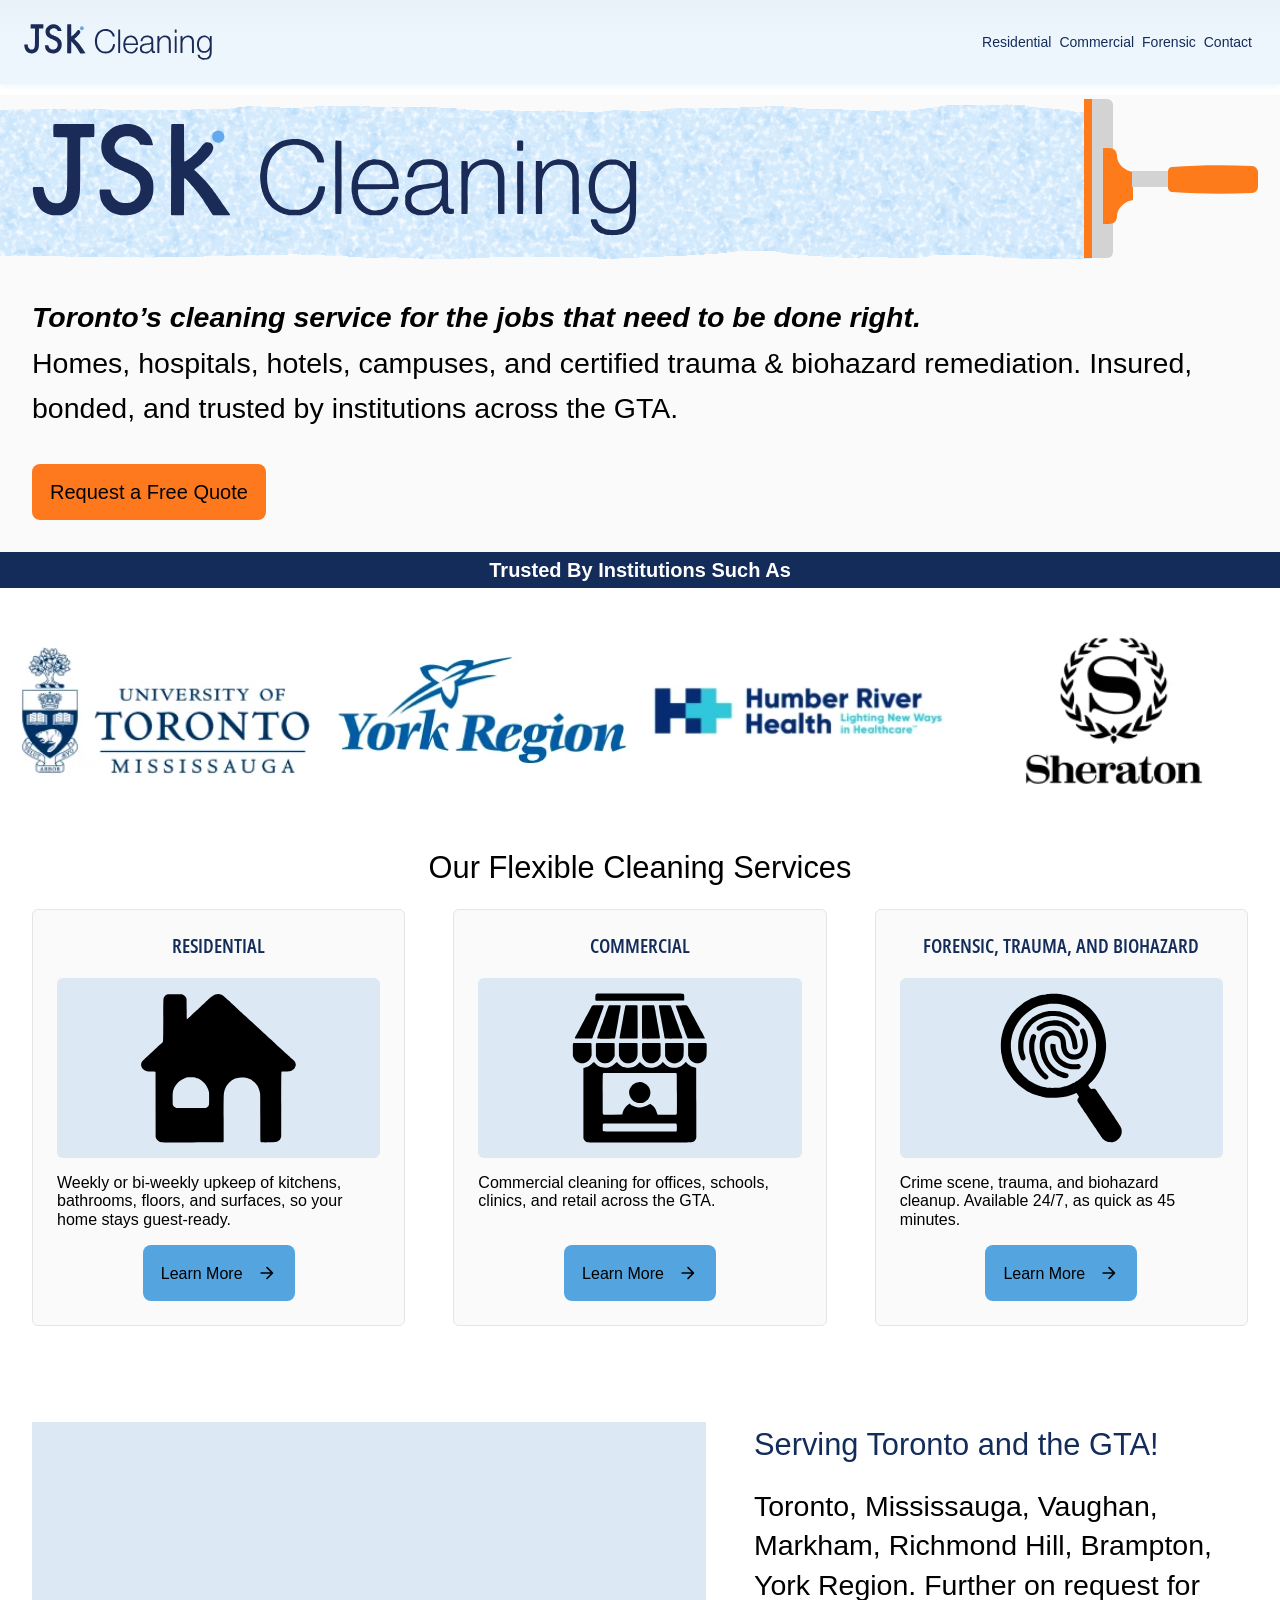
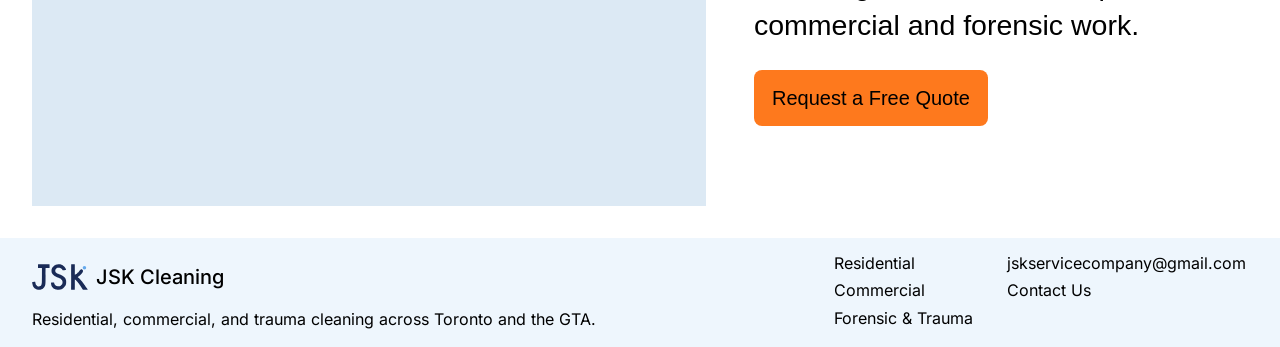
<file: index.html>
<!DOCTYPE html>
<html lang="en-CA">
  <head>
    <meta charset="utf-8">
    <meta name="viewport" content="width=device-width, initial-scale=1">
    <title>JSK Cleaning | Residential, Commercial &amp; Trauma Cleaning in Toronto</title>
    <meta name="description" content="Toronto cleaning for homes, hospitals, hotels, and campuses, plus certified trauma and biohazard remediation. Insured, bonded, and trusted across the GTA.">
    <link rel="icon" href="favicon.svg" type="image/svg+xml">
    <link rel="preload" href="assets/fonts/open-sans-condensed-600-latin.woff2" as="font" type="font/woff2" crossorigin>
    <link rel="stylesheet" href="assets/css/styles.css">
    <script>document.documentElement.classList.add("js");</script>
  </head>
  <body>
    <div class="page">
    <a class="skip-link" href="#main">Skip to main content</a>
    <header class="site-header">
      <div class="site-header__inner">
        <a class="site-logo" href="index.html"><img src="assets/img/logo.svg" alt="JSK Cleaning home" width="188" height="35"></a>
        <nav class="site-nav" aria-label="Main">
          <ul class="site-nav__list">
          <li><a class="site-nav__link" href="residential.html">Residential</a></li>
          <li><a class="site-nav__link" href="commercial.html">Commercial</a></li>
          <li><a class="site-nav__link" href="forensic.html">Forensic</a></li>
          <li><a class="site-nav__link" href="contact.html">Contact</a></li>
          </ul>
        </nav>
      </div>
    </header>
    <main id="main">
      <section class="home-hero" aria-label="Introduction">
        <div class="home-hero__wrap">
          <div class="home-hero__art">
            <img class="home-hero__brush" src="assets/img/illustrations/hero-brush.svg" alt="" width="1260" height="172">
            <h1 class="home-hero__logo"><img src="assets/img/logo.svg" alt="JSK Cleaning" width="605" height="113"></h1>
          </div>
          <div class="container home-hero__body">
            <p class="hero-title">Toronto&rsquo;s cleaning service for the jobs that need to be done right.</p>
            <p class="lead">Homes, hospitals, hotels, campuses, and certified trauma &amp; biohazard remediation. Insured, bonded, and trusted by institutions across the GTA.</p>
            <a class="btn btn--primary" href="contact.html">Request a Free Quote</a>
          </div>
        </div>
      </section>

      <section class="clients" aria-labelledby="clients-title">
        <h2 class="trust-band" id="clients-title">Trusted By Institutions Such As</h2>
        <ul class="clients__list">
          <li><img src="assets/img/clients/uoft-mississauga.webp" alt="University of Toronto Mississauga" width="268" height="120" style="--logo-w: 303px"></li>
          <li><img src="assets/img/clients/york-region.webp" alt="York Region" width="289" height="110" style="--logo-w: 327px"></li>
          <li><img src="assets/img/clients/humber-river-health.webp" alt="Humber River Health" width="271" height="48" style="--logo-w: 306px"></li>
          <li><img src="assets/img/clients/sheraton.webp" alt="Sheraton" width="163" height="136" style="--logo-w: 181px"></li>
        </ul>
      </section>

      <section class="section section--white" aria-labelledby="services-title">
        <div class="container">
          <h2 class="section-title section__header" id="services-title">Our Flexible Cleaning Services</h2>
          <ul class="card-grid">
            <li class="card">
              <h3 class="card__title eyebrow">Residential</h3>
              <div class="card__media card__media--icon"><img src="assets/img/icons/house.svg" alt="" loading="lazy"></div>
              <p class="card__text">Weekly or bi-weekly upkeep of kitchens, bathrooms, floors, and surfaces, so your home stays guest-ready.</p>
              <div class="card__action"><a class="btn btn--secondary" href="residential.html">Learn More<span class="visually-hidden"> about residential cleaning</span><svg class="btn__icon" viewBox="0 -960 960 960" aria-hidden="true" focusable="false"><path d="M647-440H200q-17 0-28.5-11.5T160-480q0-17 11.5-28.5T200-520h447L451-716q-12-12-11.5-28t12.5-28q12-11 28-11.5t28 11.5l264 264q6 6 8.5 13t2.5 15q0 8-2.5 15t-8.5 13L508-188q-11 11-27.5 11T452-188q-12-12-12-28.5t12-28.5l195-195Z"/></svg></a></div>
            </li>
            <li class="card">
              <h3 class="card__title eyebrow">Commercial</h3>
              <div class="card__media card__media--icon"><img src="assets/img/icons/storefront.svg" alt="" loading="lazy"></div>
              <p class="card__text">Commercial cleaning for offices, schools, clinics, and retail across the GTA.</p>
              <div class="card__action"><a class="btn btn--secondary" href="commercial.html">Learn More<span class="visually-hidden"> about commercial cleaning</span><svg class="btn__icon" viewBox="0 -960 960 960" aria-hidden="true" focusable="false"><path d="M647-440H200q-17 0-28.5-11.5T160-480q0-17 11.5-28.5T200-520h447L451-716q-12-12-11.5-28t12.5-28q12-11 28-11.5t28 11.5l264 264q6 6 8.5 13t2.5 15q0 8-2.5 15t-8.5 13L508-188q-11 11-27.5 11T452-188q-12-12-12-28.5t12-28.5l195-195Z"/></svg></a></div>
            </li>
            <li class="card">
              <h3 class="card__title eyebrow">Forensic, Trauma, and Biohazard</h3>
              <div class="card__media card__media--icon"><img src="assets/img/icons/fingerprint-search.svg" alt="" loading="lazy"></div>
              <p class="card__text">Crime scene, trauma, and biohazard cleanup. Available 24/7, as quick as 45 minutes.</p>
              <div class="card__action"><a class="btn btn--secondary" href="forensic.html">Learn More<span class="visually-hidden"> about forensic, trauma, and biohazard cleaning</span><svg class="btn__icon" viewBox="0 -960 960 960" aria-hidden="true" focusable="false"><path d="M647-440H200q-17 0-28.5-11.5T160-480q0-17 11.5-28.5T200-520h447L451-716q-12-12-11.5-28t12.5-28q12-11 28-11.5t28 11.5l264 264q6 6 8.5 13t2.5 15q0 8-2.5 15t-8.5 13L508-188q-11 11-27.5 11T452-188q-12-12-12-28.5t12-28.5l195-195Z"/></svg></a></div>
            </li>
          </ul>
        </div>
      </section>

      <section class="service-area" aria-labelledby="area-title">
        <div class="service-area__map">
          <iframe src="https://maps.google.com/maps?ll=43.74,-79.52&amp;z=9&amp;t=m&amp;hl=en&amp;output=embed" title="Map of the Greater Toronto Area, our service area" loading="lazy" referrerpolicy="no-referrer-when-downgrade"></iframe>
        </div>
        <div class="service-area__body">
          <h2 class="service-area__title" id="area-title">Serving Toronto and the GTA!</h2>
          <p class="lead">Toronto, Mississauga, Vaughan, Markham, Richmond Hill, Brampton, York Region. Further on request for commercial and forensic work.</p>
          <a class="btn btn--primary" href="contact.html">Request a Free Quote</a>
        </div>
      </section>
    </main>
    <footer class="site-footer">
      <div class="site-footer__inner">
        <div>
          <a class="site-footer__brand" href="index.html"><img src="assets/img/logo-mark.svg" alt="" width="56" height="26">JSK Cleaning</a>
          <p class="site-footer__tagline">Residential, commercial, and trauma cleaning across Toronto and the GTA.</p>
        </div>
        <nav class="site-footer__cols" aria-label="Footer">
          <ul class="site-footer__list">
            <li><a href="residential.html">Residential</a></li>
            <li><a href="commercial.html">Commercial</a></li>
            <li><a href="forensic.html">Forensic &amp; Trauma</a></li>
          </ul>
          <ul class="site-footer__list">
            <li><a href="mailto:jskservicecompany@gmail.com">jskservicecompany@gmail.com</a></li>
            <li><a href="contact.html">Contact Us</a></li>
          </ul>
        </nav>
      </div>
    </footer>
    </div>
  </body>
</html>
</file>
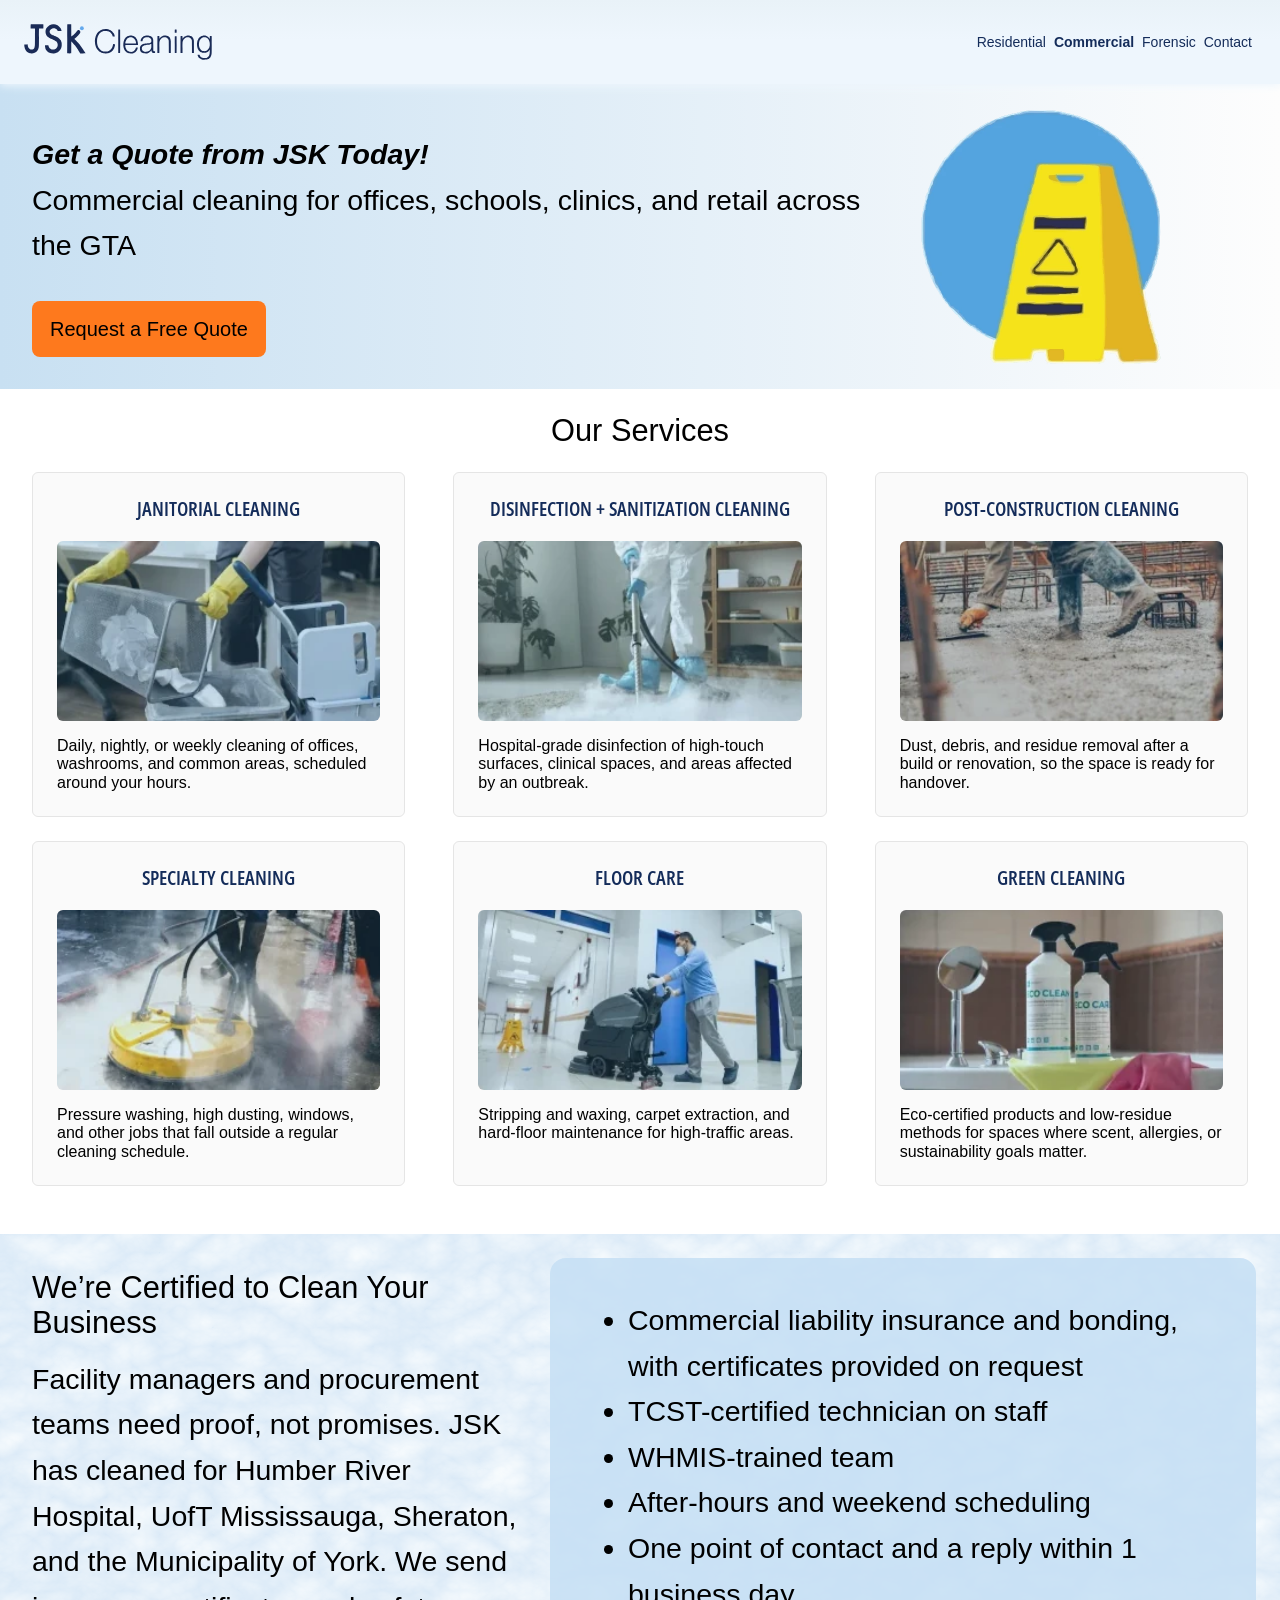
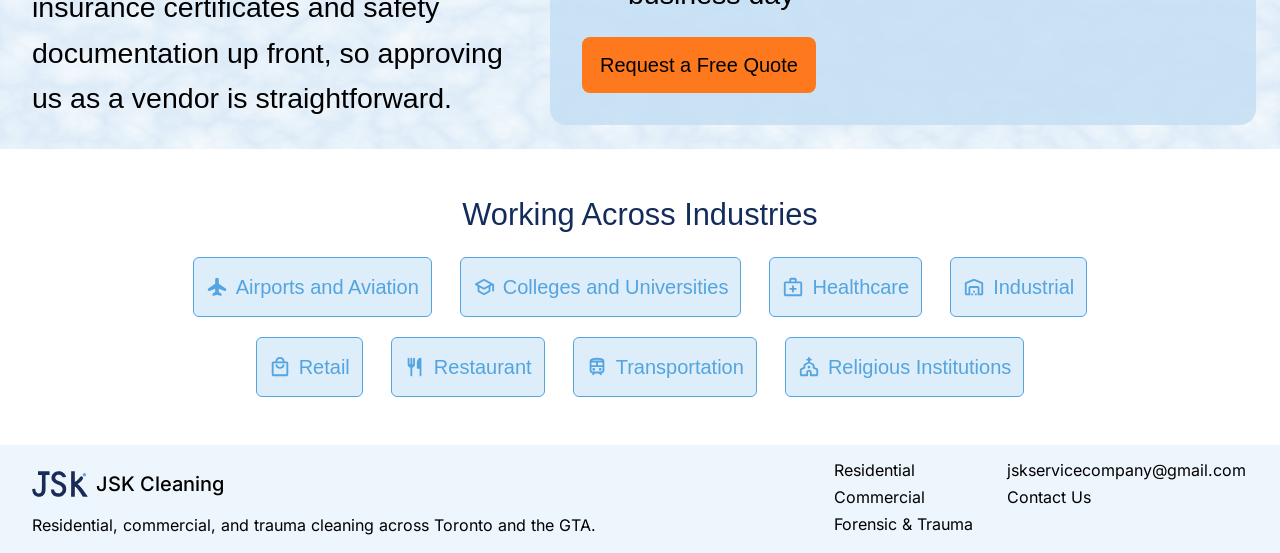
<file: commercial.html>
<!DOCTYPE html>
<html lang="en-CA">
  <head>
    <meta charset="utf-8">
    <meta name="viewport" content="width=device-width, initial-scale=1">
    <title>Commercial Cleaning in Toronto &amp; the GTA | JSK Cleaning</title>
    <meta name="description" content="Janitorial, disinfection, post-construction, floor care, and green cleaning for offices, schools, clinics, and retail across the GTA.">
    <link rel="icon" href="favicon.svg" type="image/svg+xml">
    <link rel="preload" href="assets/fonts/open-sans-condensed-600-latin.woff2" as="font" type="font/woff2" crossorigin>
    <link rel="stylesheet" href="assets/css/styles.css">
    <script>document.documentElement.classList.add("js");</script>
  </head>
  <body>
    <div class="page">
    <a class="skip-link" href="#main">Skip to main content</a>
    <header class="site-header">
      <div class="site-header__inner">
        <a class="site-logo" href="index.html"><img src="assets/img/logo.svg" alt="JSK Cleaning home" width="188" height="35"></a>
        <nav class="site-nav" aria-label="Main">
          <ul class="site-nav__list">
          <li><a class="site-nav__link" href="residential.html">Residential</a></li>
          <li><a class="site-nav__link" href="commercial.html" aria-current="page">Commercial</a></li>
          <li><a class="site-nav__link" href="forensic.html">Forensic</a></li>
          <li><a class="site-nav__link" href="contact.html">Contact</a></li>
          </ul>
        </nav>
      </div>
    </header>
    <main id="main">
      <section class="hero hero--commercial">
        <div class="hero__inner">
          <div class="hero__content">
            <h1 class="hero-title">Get a Quote from JSK Today!</h1>
            <p class="lead">Commercial cleaning for offices, schools, clinics, and retail across the GTA</p>
            <a class="btn btn--primary" href="contact.html">Request a Free Quote</a>
          </div>
          <div class="hero__art"><img src="assets/img/illustrations/commercial-hero.webp" alt="" width="265" height="264"></div>
        </div>
      </section>

      <section class="section section--after-hero" aria-labelledby="services-title">
        <div class="container">
          <h2 class="section-title section__header" id="services-title">Our Services</h2>
          <ul class="card-grid">
            <li class="card">
              <h3 class="card__title eyebrow">Janitorial Cleaning</h3>
              <div class="card__media"><img src="assets/img/photos/commercial-janitorial.webp" alt="" width="360" height="200" loading="lazy"></div>
              <p class="card__text">Daily, nightly, or weekly cleaning of offices, washrooms, and common areas, scheduled around your hours.</p>
            </li>
            <li class="card">
              <h3 class="card__title eyebrow">Disinfection + Sanitization Cleaning</h3>
              <div class="card__media"><img src="assets/img/photos/commercial-disinfection.webp" alt="" width="360" height="200" loading="lazy"></div>
              <p class="card__text">Hospital-grade disinfection of high-touch surfaces, clinical spaces, and areas affected by an outbreak.</p>
            </li>
            <li class="card">
              <h3 class="card__title eyebrow">Post-Construction Cleaning</h3>
              <div class="card__media"><img src="assets/img/photos/commercial-post-construction.webp" alt="" width="360" height="200" loading="lazy"></div>
              <p class="card__text">Dust, debris, and residue removal after a build or renovation, so the space is ready for handover.</p>
            </li>
            <li class="card">
              <h3 class="card__title eyebrow">Specialty Cleaning</h3>
              <div class="card__media"><img src="assets/img/photos/commercial-specialty.webp" alt="" width="360" height="200" loading="lazy"></div>
              <p class="card__text">Pressure washing, high dusting, windows, and other jobs that fall outside a regular cleaning schedule.</p>
            </li>
            <li class="card">
              <h3 class="card__title eyebrow">Floor Care</h3>
              <div class="card__media"><img src="assets/img/photos/commercial-floor-care.webp" alt="" width="360" height="200" loading="lazy"></div>
              <p class="card__text">Stripping and waxing, carpet extraction, and hard-floor maintenance for high-traffic areas.</p>
            </li>
            <li class="card">
              <h3 class="card__title eyebrow">Green Cleaning</h3>
              <div class="card__media"><img src="assets/img/photos/commercial-green.webp" alt="" width="360" height="200" loading="lazy"></div>
              <p class="card__text">Eco-certified products and low-residue methods for spaces where scent, allergies, or sustainability goals matter.</p>
            </li>
          </ul>
        </div>
      </section>

      <section class="split" aria-labelledby="certified-title">
        <div class="split__inner">
          <div class="split__intro">
            <h2 class="split__title" id="certified-title">We&rsquo;re Certified to Clean Your Business</h2>
            <p class="lead">Facility managers and procurement teams need proof, not promises. JSK has cleaned for Humber River Hospital, UofT Mississauga, Sheraton, and the Municipality of York. We send insurance certificates and safety documentation up front, so approving us as a vendor is straightforward.</p>
          </div>
          <div class="split__panel">
            <ul class="split__list">
          <li>Commercial liability insurance and bonding, with certificates provided on request</li>
          <li>TCST-certified technician on staff</li>
          <li>WHMIS-trained team<!-- Design reads "WHMIS-trained team Confirm": looks like a note to verify this claim (flagged) --></li>
          <li>After-hours and weekend scheduling</li>
          <li>One point of contact and a reply within 1 business day</li>
            </ul>
            <a class="btn btn--primary" href="contact.html">Request a Free Quote</a>
          </div>
        </div>
      </section>

      <section class="section section--last" aria-labelledby="industries-title">
        <h2 class="section-title section-title--navy section__header" id="industries-title">Working Across Industries</h2>
        <ul class="chips">
          <li class="chip"><svg viewBox="0 -960 960 960" aria-hidden="true" focusable="false"><path d="M400-408 147-307q-24 10-45.5-4.5T80-352v-22q0-12 5.5-23t15.5-18l299-209v-176q0-33 23.5-56.5T480-880q33 0 56.5 23.5T560-800v176l299 209q10 7 15.5 18t5.5 23v22q0 26-21.5 40.5T813-307L560-408v144l103 72q8 6 12.5 14.5T680-159v24q0 20-16.5 32.5T627-96l-147-44-147 44q-20 6-36.5-6.5T280-135v-24q0-10 4.5-18.5T297-192l103-72v-144Z"/></svg>Airports and Aviation</li>
          <li class="chip"><svg viewBox="0 -960 960 960" aria-hidden="true" focusable="false"><path d="M242-249q-20-11-31-29.5T200-320v-192l-96-53q-11-6-16-15t-5-20q0-11 5-20t16-15l338-184q9-5 18.5-7.5T480-829q10 0 19.5 2.5T518-819l381 208q10 5 15.5 14.5T920-576v256q0 17-11.5 28.5T880-280q-17 0-28.5-11.5T840-320v-236l-80 44v192q0 23-11 41.5T718-249L518-141q-9 5-18.5 7.5T480-131q-10 0-19.5-2.5T442-141L242-249Zm238-203 274-148-274-148-274 148 274 148Zm0 241 200-108v-151l-161 89q-9 5-19 7.5t-20 2.5q-10 0-20-2.5t-19-7.5l-161-89v151l200 108Zm0-241Zm0 121Zm0 0Z"/></svg>Colleges and Universities</li>
          <li class="chip"><svg viewBox="0 -960 960 960" aria-hidden="true" focusable="false"><path d="M440-360v80q0 17 11.5 28.5T480-240q17 0 28.5-11.5T520-280v-80h80q17 0 28.5-11.5T640-400q0-17-11.5-28.5T600-440h-80v-80q0-17-11.5-28.5T480-560q-17 0-28.5 11.5T440-520v80h-80q-17 0-28.5 11.5T320-400q0 17 11.5 28.5T360-360h80ZM160-80q-33 0-56.5-23.5T80-160v-480q0-33 23.5-56.5T160-720h160v-80q0-33 23.5-56.5T400-880h160q33 0 56.5 23.5T640-800v80h160q33 0 56.5 23.5T880-640v480q0 33-23.5 56.5T800-80H160Zm0-80h640v-480H160v480Zm240-560h160v-80H400v80ZM160-160v-480 480Z"/></svg>Healthcare</li>
          <li class="chip"><svg viewBox="0 -960 960 960" aria-hidden="true" focusable="false"><path d="M480-754 160-626v426h80v-240q0-33 23.5-56.5T320-520h320q33 0 56.5 23.5T720-440v240h80v-426L480-754ZM80-200v-426q0-25 13.5-45t36.5-29l320-128q14-6 30-6t30 6l320 128q23 9 36.5 29t13.5 45v426q0 33-23.5 56.5T800-120H640v-320H320v320H160q-33 0-56.5-23.5T80-200Zm280 80v-80h80v80h-80Zm80-120v-80h80v80h-80Zm80 120v-80h80v80h-80ZM320-520h320-320Z"/></svg>Industrial</li>
          <li class="chip"><svg viewBox="0 -960 960 960" aria-hidden="true" focusable="false"><path d="M200-80q-33 0-56.5-23.5T120-160v-480q0-33 23.5-56.5T200-720h80q0-83 58.5-141.5T480-920q83 0 141.5 58.5T680-720h80q33 0 56.5 23.5T840-640v480q0 33-23.5 56.5T760-80H200Zm0-80h560v-480H200v480Zm160-560h240q0-50-35-85t-85-35q-50 0-85 35t-35 85ZM200-160v-480 480Zm279-240q74 0 134-49t59-110q0-17-11-29t-28-12q-14 0-25 9t-16 27q-11 38-43 61t-70 23q-38 0-70.5-23T366-564q-5-19-15-27.5t-24-8.5q-17 0-28.5 12T287-559q0 61 59 110t133 49Z"/></svg>Retail</li>
          <li class="chip"><svg viewBox="0 -960 960 960" aria-hidden="true" focusable="false"><path d="M280-600v-240q0-17 11.5-28.5T320-880q17 0 28.5 11.5T360-840v240h40v-240q0-17 11.5-28.5T440-880q17 0 28.5 11.5T480-840v240q0 56-34.5 98T360-446v326q0 17-11.5 28.5T320-80q-17 0-28.5-11.5T280-120v-326q-51-14-85.5-56T160-600v-240q0-17 11.5-28.5T200-880q17 0 28.5 11.5T240-840v240h40Zm400 200h-80q-17 0-28.5-11.5T560-440v-240q0-70 51.5-135T718-880q18 0 30 14t12 33v713q0 17-11.5 28.5T720-80q-17 0-28.5-11.5T680-120v-280Z"/></svg>Restaurant</li>
          <li class="chip"><svg viewBox="0 -960 960 960" aria-hidden="true" focusable="false"><path d="M160-340v-380q0-53 27.5-84.5t72.5-48q45-16.5 102.5-22T480-880q66 0 124.5 5.5t102 22q43.5 16.5 68.5 48t25 84.5v380q0 59-40.5 99.5T660-200l20 20q17 17 8 38.5T655-120q-7 0-13.5-2.5T630-130l-70-70H400l-70 70q-5 5-11.5 7.5T305-120q-23 0-32.5-21.5T280-180l20-20q-59 0-99.5-40.5T160-340Zm320-460q-106 0-155 12.5T258-760h448q-15-17-64.5-28.5T480-800ZM240-560h200v-120H240v120Zm420 80H240h480-60Zm-140-80h200v-120H520v120ZM383-337q17-17 17-43t-17-43q-17-17-43-17t-43 17q-17 17-17 43t17 43q17 17 43 17t43-17Zm280 0q17-17 17-43t-17-43q-17-17-43-17t-43 17q-17 17-17 43t17 43q17 17 43 17t43-17Zm-363 57h360q26 0 43-17t17-43v-140H240v140q0 26 17 43t43 17Zm180-480h226-448 222Z"/></svg>Transportation</li>
          <li class="chip"><svg viewBox="0 -960 960 960" aria-hidden="true" focusable="false"><path d="M80-160v-188q0-24 13-43.5t35-29.5l112-50v-80q0-23 12-41.5t32-29.5l156-78v-60h-40q-17 0-28.5-11.5T360-800q0-17 11.5-28.5T400-840h40v-40q0-17 11.5-28.5T480-920q17 0 28.5 11.5T520-880v40h40q17 0 28.5 11.5T600-800q0 17-11.5 28.5T560-760h-40v60l156 78q20 11 32 29.5t12 41.5v80l112 50q22 10 35 29.5t13 43.5v188q0 33-23.5 56.5T800-80H560q-17 0-28.5-11.5T520-120v-120q0-17-11.5-28.5T480-280q-17 0-28.5 11.5T440-240v120q0 17-11.5 28.5T400-80H160q-33 0-56.5-23.5T80-160Zm80 0h200v-82q0-51 35-86.5t85-35.5q50 0 85 35.5t35 86.5v82h200v-192l-160-72v-134l-160-82-160 82v134l-160 72v192Zm362.5-277.5Q540-455 540-480t-17.5-42.5Q505-540 480-540t-42.5 17.5Q420-505 420-480t17.5 42.5Q455-420 480-420t42.5-17.5ZM480-400Z"/></svg>Religious Institutions</li>
        </ul>
      </section>
    </main>
    <footer class="site-footer">
      <div class="site-footer__inner">
        <div>
          <a class="site-footer__brand" href="index.html"><img src="assets/img/logo-mark.svg" alt="" width="56" height="26">JSK Cleaning</a>
          <p class="site-footer__tagline">Residential, commercial, and trauma cleaning across Toronto and the GTA.</p>
        </div>
        <nav class="site-footer__cols" aria-label="Footer">
          <ul class="site-footer__list">
            <li><a href="residential.html">Residential</a></li>
            <li><a href="commercial.html">Commercial</a></li>
            <li><a href="forensic.html">Forensic &amp; Trauma</a></li>
          </ul>
          <ul class="site-footer__list">
            <li><a href="mailto:jskservicecompany@gmail.com">jskservicecompany@gmail.com</a></li>
            <li><a href="contact.html">Contact Us</a></li>
          </ul>
        </nav>
      </div>
    </footer>
    </div>
  </body>
</html>
</file>
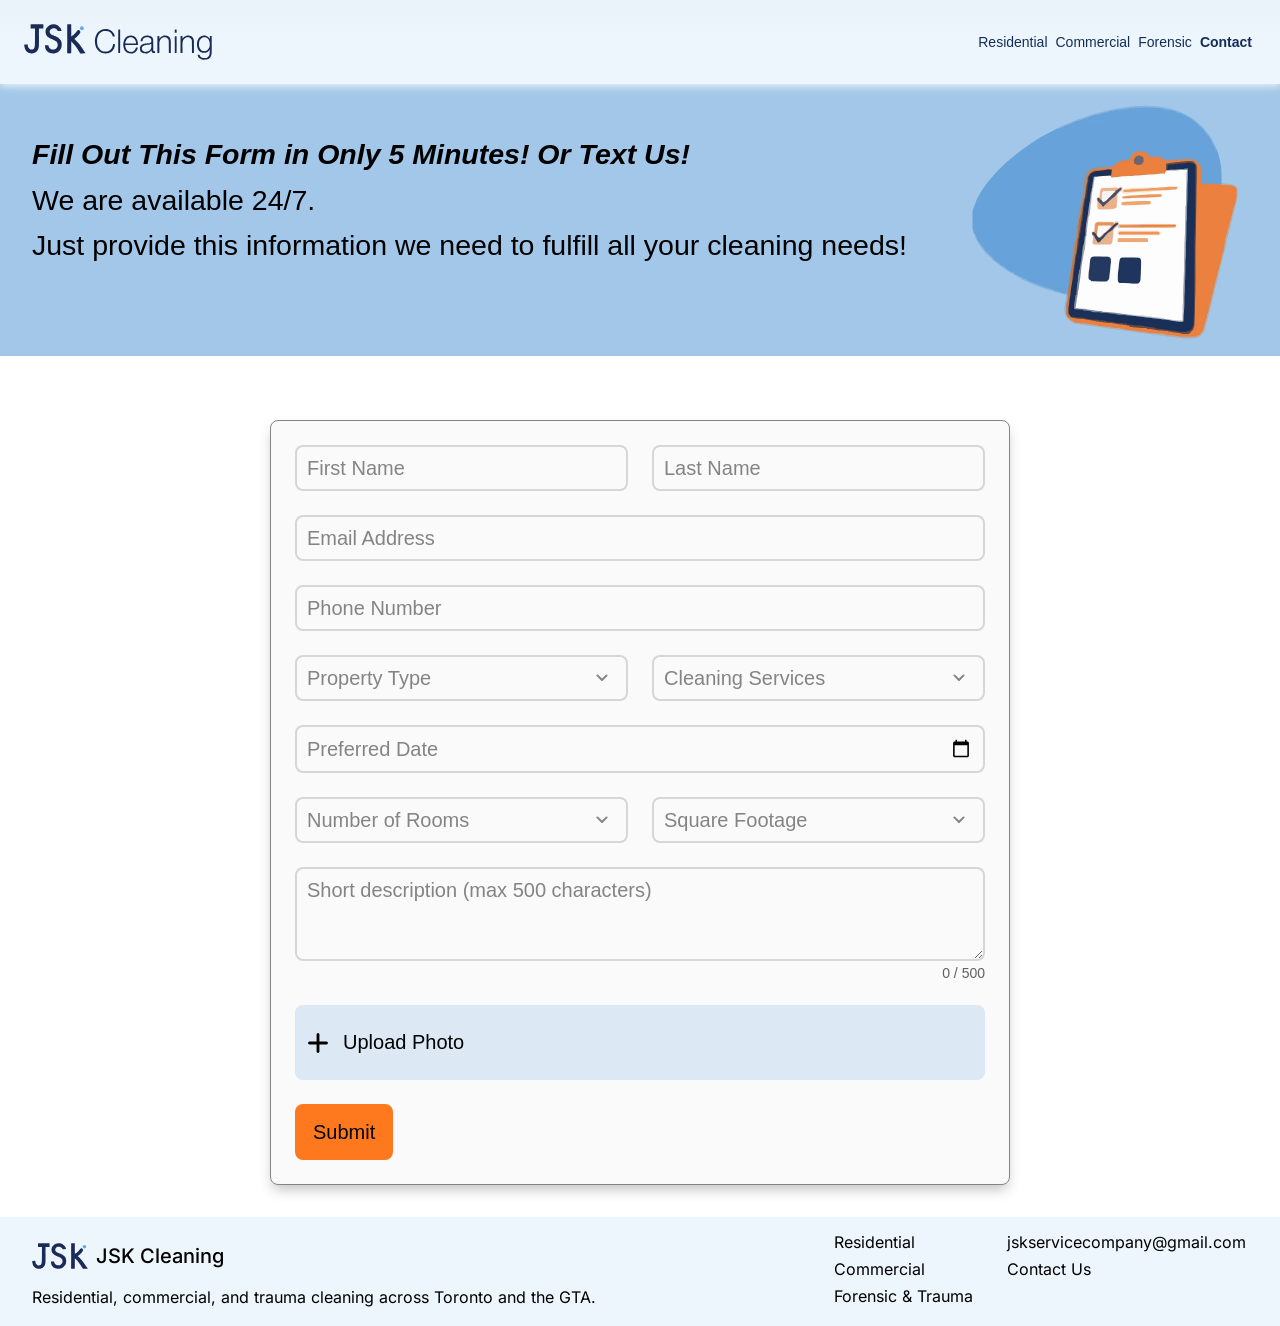
<file: contact.html>
<!DOCTYPE html>
<html lang="en-CA">
  <head>
    <meta charset="utf-8">
    <meta name="viewport" content="width=device-width, initial-scale=1">
    <title>Request a Free Quote | JSK Cleaning</title>
    <meta name="description" content="Request a free cleaning quote from JSK Cleaning. Fill out the form in about five minutes, or text us. Available 24/7 across Toronto and the GTA.">
    <link rel="icon" href="favicon.svg" type="image/svg+xml">
    <link rel="preload" href="assets/fonts/open-sans-condensed-600-latin.woff2" as="font" type="font/woff2" crossorigin>
    <link rel="stylesheet" href="assets/css/styles.css">
    <script>document.documentElement.classList.add("js");</script>
    <script src="assets/js/contact-form.js" defer></script>
  </head>
  <body>
    <div class="page">
    <a class="skip-link" href="#main">Skip to main content</a>
    <header class="site-header">
      <div class="site-header__inner">
        <a class="site-logo" href="index.html"><img src="assets/img/logo.svg" alt="JSK Cleaning home" width="188" height="35"></a>
        <nav class="site-nav" aria-label="Main">
          <ul class="site-nav__list">
          <li><a class="site-nav__link" href="residential.html">Residential</a></li>
          <li><a class="site-nav__link" href="commercial.html">Commercial</a></li>
          <li><a class="site-nav__link" href="forensic.html">Forensic</a></li>
          <li><a class="site-nav__link" href="contact.html" aria-current="page">Contact</a></li>
          </ul>
        </nav>
      </div>
    </header>
    <main id="main">
      <section class="hero hero--contact">
        <div class="hero__inner">
          <div class="hero__content">
            <h1 class="hero-title">Fill Out This Form in Only 5 Minutes! Or Text Us!</h1>
            <p class="lead">We are available 24/7.</p>
            <p class="lead">Just provide this information we need to fulfill all your cleaning needs!</p>
          </div>
          <div class="hero__art"><img src="assets/img/illustrations/contact-hero.webp" alt="" width="280" height="245"></div>
        </div>
      </section>

      <section class="quote" aria-label="Quote request">
        <!--
          Where submissions go: set data-endpoint to a form service URL (Formspree, Netlify Forms, Basin, ...).
          While it is empty, the form opens the visitor's email app with the request filled in, addressed to jskservicecompany@gmail.com.
        -->
        <form class="quote-form" id="quote-form" novalidate data-endpoint="" data-email="jskservicecompany@gmail.com">
          <noscript><p class="form-status form-status--info">This form needs JavaScript. You can also email your request to <a href="mailto:jskservicecompany@gmail.com">jskservicecompany@gmail.com</a>.</p></noscript>
          <div class="form-grid">
            <div class="field">
              <label class="visually-hidden" for="first-name">First name (required)</label>
              <input class="input" id="first-name" name="first_name" type="text" placeholder="First Name" autocomplete="given-name" required aria-required="true" aria-describedby="first-name-error">
              <p class="field__error" id="first-name-error"></p>
            </div>
            <div class="field">
              <label class="visually-hidden" for="last-name">Last name</label>
              <input class="input" id="last-name" name="last_name" type="text" placeholder="Last Name" autocomplete="family-name" aria-describedby="last-name-error">
              <p class="field__error" id="last-name-error"></p>
            </div>
            <div class="field field--full">
              <label class="visually-hidden" for="email">Email address (required)</label>
              <input class="input" id="email" name="email" type="email" placeholder="Email Address" autocomplete="email" required aria-required="true" aria-describedby="email-error">
              <p class="field__error" id="email-error"></p>
            </div>
            <div class="field field--full">
              <label class="visually-hidden" for="phone">Phone number (required)</label>
              <input class="input" id="phone" name="phone" type="tel" placeholder="Phone Number" autocomplete="tel" required aria-required="true" inputmode="tel" aria-describedby="phone-error">
              <p class="field__error" id="phone-error"></p>
            </div>
            <div class="field">
              <label class="visually-hidden" for="property-type">Property type</label>
              <select class="input" id="property-type" name="property_type" aria-describedby="property-type-error">
                <option value="" disabled selected>Property Type</option>
                <option>House</option>
                <option>Condo or apartment</option>
                <option>Townhouse</option>
                <option>Office</option>
                <option>Retail or restaurant</option>
                <option>Healthcare or clinic</option>
                <option>School or campus</option>
                <option>Hotel</option>
                <option>Industrial or warehouse</option>
                <option>Other</option>
              </select>
              <p class="field__error" id="property-type-error"></p>
            </div>
            <div class="field">
              <label class="visually-hidden" for="service">Cleaning service (required)</label>
              <select class="input" id="service" name="service" required aria-required="true" aria-describedby="service-error">
                <option value="" disabled selected>Cleaning Services</option>
                <optgroup label="Residential"><option>Routine cleaning</option><option>Deep cleaning</option><option>Move in/out cleaning</option></optgroup>
                <optgroup label="Commercial"><option>Janitorial cleaning</option><option>Disinfection + sanitization</option><option>Post-construction cleaning</option><option>Specialty cleaning</option><option>Floor care</option><option>Green cleaning</option></optgroup>
                <optgroup label="Forensic &amp; trauma"><option>Post-mortem cleaning</option><option>Biohazard cleaning</option><option>Hoarding cleaning</option><option>Distressed property cleaning</option><option>Foreclosure &amp; estate cleaning</option><option>Grow house &amp; drug lab cleaning</option></optgroup>
                <option>Not sure / something else</option>
              </select>
              <p class="field__error" id="service-error"></p>
            </div>
            <div class="field field--full field--date">
              <label class="visually-hidden" for="date">Preferred date</label>
              <input class="input" id="date" name="preferred_date" type="date" autocomplete="off" aria-describedby="date-error">
              <span class="field__overlay" aria-hidden="true">Preferred Date</span>
              <p class="field__error" id="date-error"></p>
            </div>
            <div class="field">
              <label class="visually-hidden" for="rooms">Number of rooms</label>
              <select class="input" id="rooms" name="rooms" aria-describedby="rooms-error">
                <option value="" disabled selected>Number of Rooms</option>
                <option>1</option>
                <option>2</option>
                <option>3</option>
                <option>4</option>
                <option>5</option>
                <option>6 or more</option>
                <option>Not sure</option>
              </select>
              <p class="field__error" id="rooms-error"></p>
            </div>
            <div class="field">
              <label class="visually-hidden" for="sqft">Square footage</label>
              <select class="input" id="sqft" name="square_footage" aria-describedby="sqft-error">
                <option value="" disabled selected>Square Footage</option>
                <option>Under 500 sq ft</option>
                <option>500&ndash;999 sq ft</option>
                <option>1,000&ndash;1,499 sq ft</option>
                <option>1,500&ndash;1,999 sq ft</option>
                <option>2,000&ndash;2,999 sq ft</option>
                <option>3,000&ndash;4,999 sq ft</option>
                <option>5,000+ sq ft</option>
                <option>Not sure</option>
              </select>
              <p class="field__error" id="sqft-error"></p>
            </div>
            <div class="field field--full">
              <label class="visually-hidden" for="description">Short description of the job</label>
              <textarea class="input" id="description" name="description" rows="3" maxlength="500" placeholder="Short description (max 500 characters)" aria-describedby="description-error description-count"></textarea>
              <p class="field__meta"><span id="description-count" aria-live="polite">0 / 500</span></p>
              <p class="field__error" id="description-error"></p>
            </div>
            <div class="field field--full">
              <input class="visually-hidden upload-input" id="photos" name="photos" type="file" accept="image/*" multiple aria-describedby="photos-error photos-list">
              <label class="upload" for="photos"><svg viewBox="0 -960 960 960" aria-hidden="true" focusable="false"><path d="M440-440H240q-17 0-28.5-11.5T200-480q0-17 11.5-28.5T240-520h200v-200q0-17 11.5-28.5T480-760q17 0 28.5 11.5T520-720v200h200q17 0 28.5 11.5T760-480q0 17-11.5 28.5T720-440H520v200q0 17-11.5 28.5T480-200q-17 0-28.5-11.5T440-240v-200Z"/></svg><span>Upload Photo</span></label>
              <div class="upload-files" id="photos-list" aria-live="polite"></div>
              <p class="field__error" id="photos-error"></p>
            </div>
          </div>
          <div class="form-actions">
            <button class="btn btn--primary" type="submit">Submit</button>
          </div>
          <div class="form-status" id="form-status" role="status" aria-live="polite"></div>
        </form>
      </section>
    </main>
    <footer class="site-footer">
      <div class="site-footer__inner">
        <div>
          <a class="site-footer__brand" href="index.html"><img src="assets/img/logo-mark.svg" alt="" width="56" height="26">JSK Cleaning</a>
          <p class="site-footer__tagline">Residential, commercial, and trauma cleaning across Toronto and the GTA.</p>
        </div>
        <nav class="site-footer__cols" aria-label="Footer">
          <ul class="site-footer__list">
            <li><a href="residential.html">Residential</a></li>
            <li><a href="commercial.html">Commercial</a></li>
            <li><a href="forensic.html">Forensic &amp; Trauma</a></li>
          </ul>
          <ul class="site-footer__list">
            <li><a href="mailto:jskservicecompany@gmail.com">jskservicecompany@gmail.com</a></li>
            <li><a href="contact.html">Contact Us</a></li>
          </ul>
        </nav>
      </div>
    </footer>
    </div>
  </body>
</html>
</file>
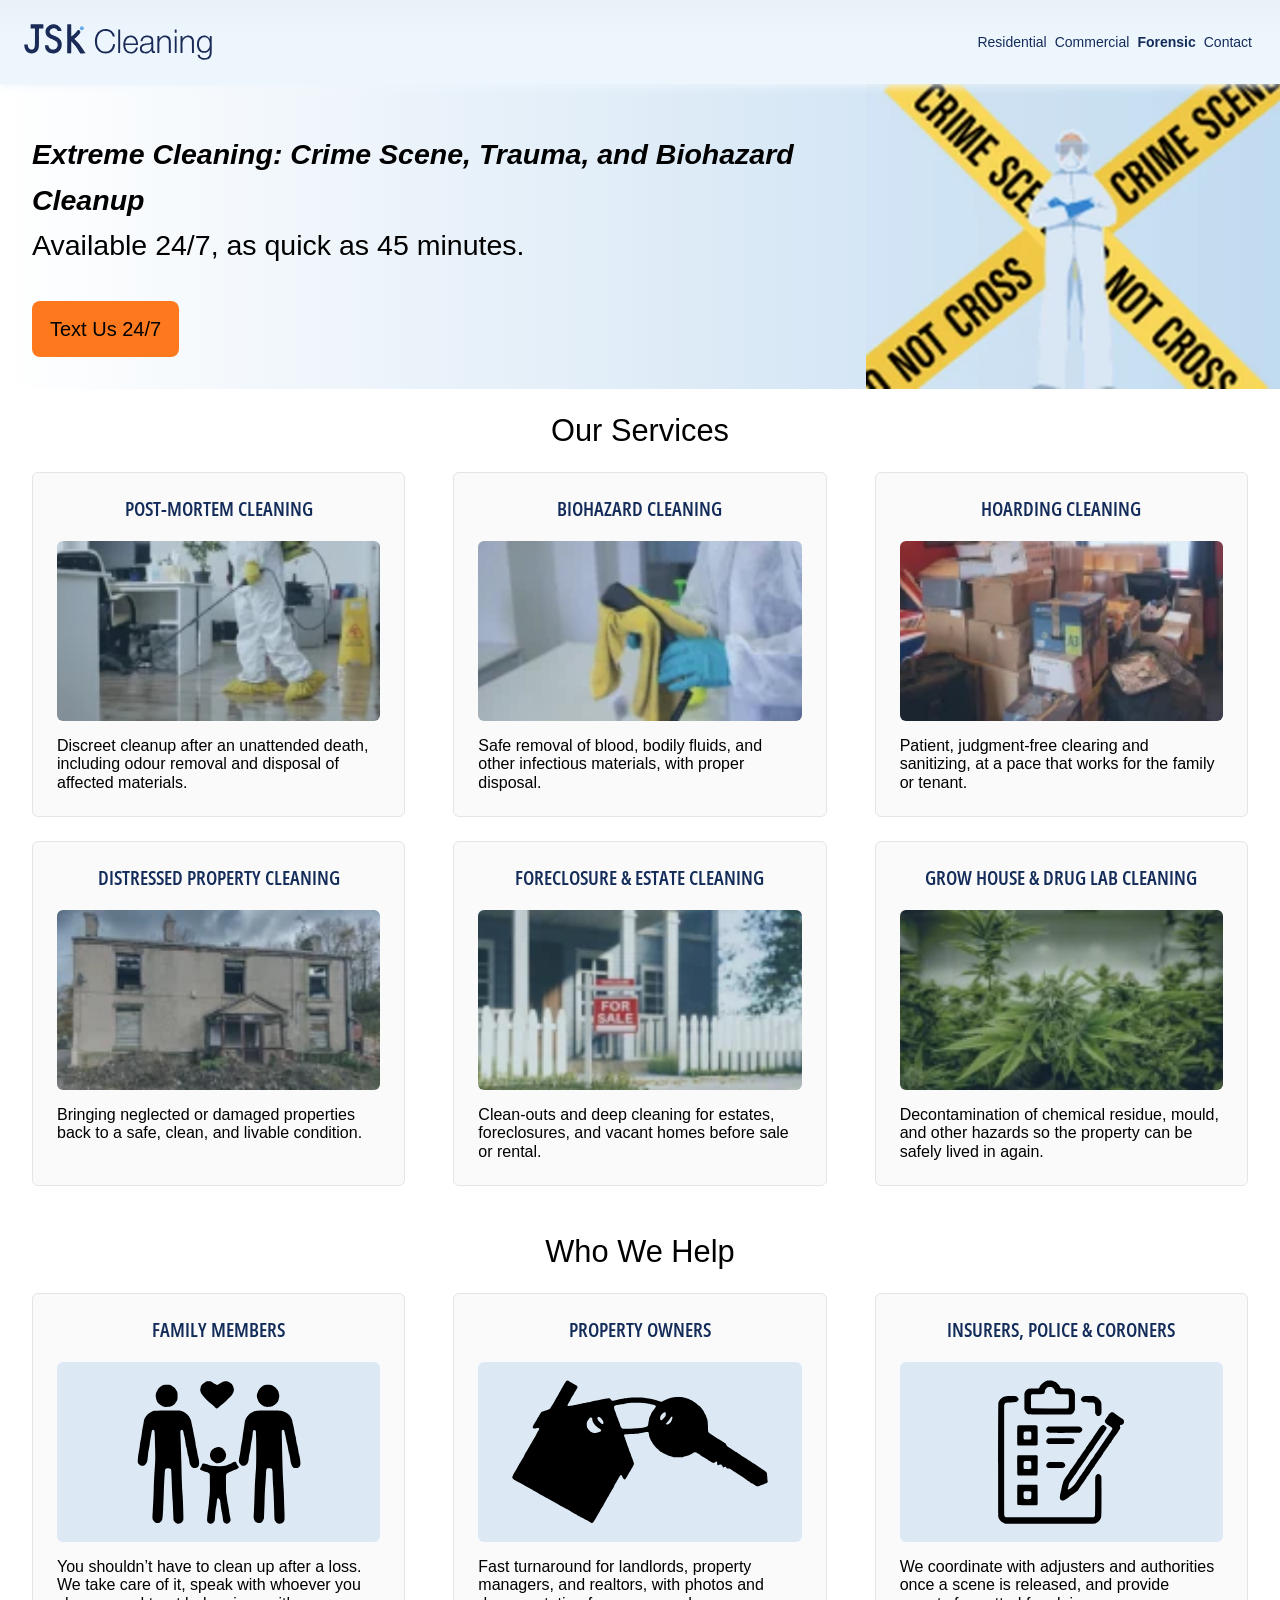
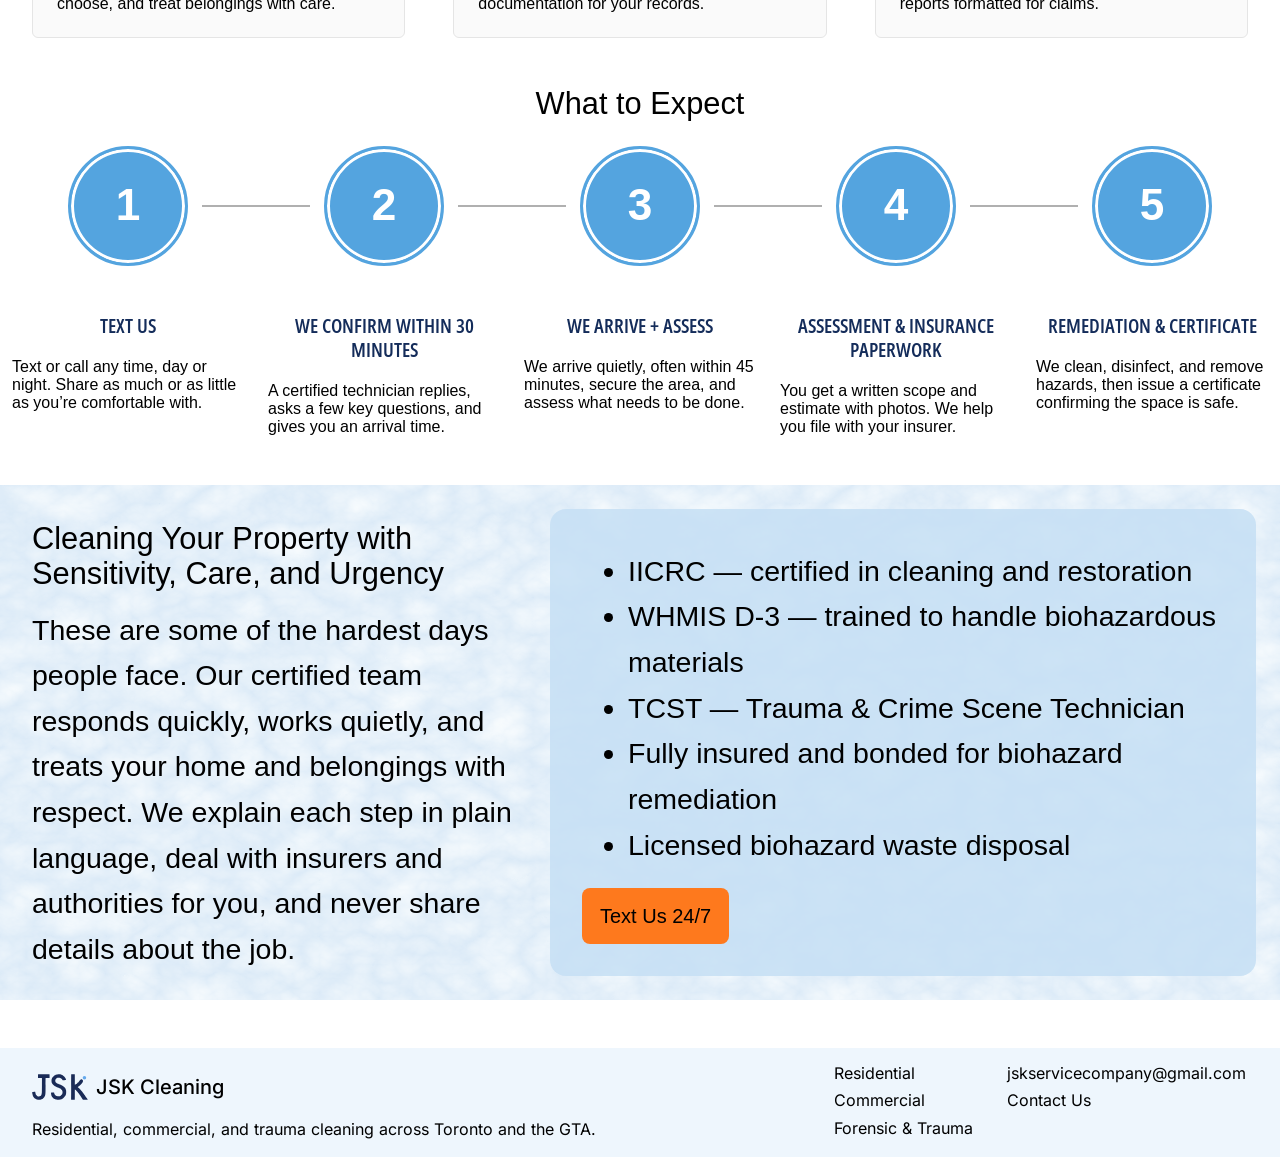
<file: forensic.html>
<!DOCTYPE html>
<html lang="en-CA">
  <head>
    <meta charset="utf-8">
    <meta name="viewport" content="width=device-width, initial-scale=1">
    <title>Crime Scene, Trauma &amp; Biohazard Cleanup in Toronto | JSK Cleaning</title>
    <meta name="description" content="Certified crime scene, trauma, and biohazard cleanup across the GTA. Available 24/7, often on site within 45 minutes.">
    <link rel="icon" href="favicon.svg" type="image/svg+xml">
    <link rel="preload" href="assets/fonts/open-sans-condensed-600-latin.woff2" as="font" type="font/woff2" crossorigin>
    <link rel="stylesheet" href="assets/css/styles.css">
    <script>document.documentElement.classList.add("js");</script>
  </head>
  <body>
    <div class="page">
    <a class="skip-link" href="#main">Skip to main content</a>
    <header class="site-header">
      <div class="site-header__inner">
        <a class="site-logo" href="index.html"><img src="assets/img/logo.svg" alt="JSK Cleaning home" width="188" height="35"></a>
        <nav class="site-nav" aria-label="Main">
          <ul class="site-nav__list">
          <li><a class="site-nav__link" href="residential.html">Residential</a></li>
          <li><a class="site-nav__link" href="commercial.html">Commercial</a></li>
          <li><a class="site-nav__link" href="forensic.html" aria-current="page">Forensic</a></li>
          <li><a class="site-nav__link" href="contact.html">Contact</a></li>
          </ul>
        </nav>
      </div>
    </header>
    <main id="main">
      <section class="hero hero--forensic">
        <div class="hero__inner">
          <div class="hero__content">
            <h1 class="hero-title">Extreme Cleaning: Crime Scene, Trauma, and Biohazard Cleanup</h1>
            <p class="lead">Available 24/7, as quick as 45 minutes.</p>
            <a class="btn btn--primary" href="sms:+14165550100">Text Us 24/7</a><!-- TODO: placeholder number (416) 555-0100; replace with the real 24/7 line -->
          </div>
          <div class="hero__art"><img src="assets/img/illustrations/forensic-hero.webp" alt="" width="414" height="272"></div>
        </div>
      </section>

      <section class="section section--after-hero" aria-labelledby="services-title">
        <div class="container">
          <h2 class="section-title section__header" id="services-title">Our Services</h2>
          <ul class="card-grid">
            <li class="card">
              <h3 class="card__title eyebrow">Post-Mortem Cleaning</h3>
              <div class="card__media"><img src="assets/img/photos/forensic-post-mortem.webp" alt="" width="360" height="200" loading="lazy"></div>
              <p class="card__text">Discreet cleanup after an unattended death, including odour removal and disposal of affected materials.</p>
            </li>
            <li class="card">
              <h3 class="card__title eyebrow">Biohazard Cleaning</h3>
              <div class="card__media"><img src="assets/img/photos/forensic-biohazard.webp" alt="" width="360" height="200" loading="lazy"></div>
              <p class="card__text">Safe removal of blood, bodily fluids, and other infectious materials, with proper disposal.</p>
            </li>
            <li class="card">
              <h3 class="card__title eyebrow">Hoarding Cleaning</h3>
              <div class="card__media"><img src="assets/img/photos/forensic-hoarding.webp" alt="" width="360" height="200" loading="lazy"></div>
              <p class="card__text">Patient, judgment-free clearing and sanitizing, at a pace that works for the family or tenant.</p>
            </li>
            <li class="card">
              <h3 class="card__title eyebrow">Distressed Property Cleaning</h3>
              <div class="card__media"><img src="assets/img/photos/forensic-distressed-property.webp" alt="" width="360" height="200" loading="lazy"></div>
              <p class="card__text">Bringing neglected or damaged properties back to a safe, clean, and livable condition.</p>
            </li>
            <li class="card">
              <h3 class="card__title eyebrow">Foreclosure &amp; Estate Cleaning</h3>
              <div class="card__media"><img src="assets/img/photos/forensic-foreclosure-estate.webp" alt="" width="360" height="200" loading="lazy"></div>
              <p class="card__text">Clean-outs and deep cleaning for estates, foreclosures, and vacant homes before sale or rental.</p>
            </li>
            <li class="card">
              <h3 class="card__title eyebrow">Grow House &amp; Drug Lab Cleaning</h3>
              <div class="card__media"><img src="assets/img/photos/forensic-grow-house-drug-lab.webp" alt="" width="360" height="200" loading="lazy"></div>
              <p class="card__text">Decontamination of chemical residue, mould, and other hazards so the property can be safely lived in again.</p>
            </li>
          </ul>
        </div>
      </section>

      <section class="section" aria-labelledby="who-title">
        <div class="container">
          <h2 class="section-title section__header" id="who-title">Who We Help</h2>
          <ul class="card-grid">
            <li class="card">
              <h3 class="card__title eyebrow">Family Members</h3>
              <div class="card__media card__media--icon"><img src="assets/img/icons/family.svg" alt="" loading="lazy"></div>
              <p class="card__text">You shouldn&rsquo;t have to clean up after a loss. We take care of it, speak with whoever you choose, and treat belongings with care.</p>
            </li>
            <li class="card">
              <h3 class="card__title eyebrow">Property Owners</h3>
              <div class="card__media card__media--icon"><img src="assets/img/icons/house-key.svg" alt="" loading="lazy"></div>
              <p class="card__text">Fast turnaround for landlords, property managers, and realtors, with photos and documentation for your records.</p>
            </li>
            <li class="card">
              <h3 class="card__title eyebrow">Insurers, Police &amp; Coroners</h3>
              <div class="card__media card__media--icon"><img src="assets/img/icons/clipboard-check.svg" alt="" loading="lazy"></div>
              <p class="card__text">We coordinate with adjusters and authorities once a scene is released, and provide reports formatted for claims.</p>
            </li>
          </ul>
        </div>
      </section>

      <section class="section" aria-labelledby="expect-title">
        <h2 class="section-title section__header" id="expect-title">What to Expect</h2>
        <ol class="steps" style="--steps: 5">
          <li class="step">
            <span class="step__num" aria-hidden="true">1</span>
            <h3 class="step__title eyebrow">Text Us</h3>
            <p class="step__text">Text or call any time, day or night. Share as much or as little as you&rsquo;re comfortable with.</p>
          </li>
          <li class="step">
            <span class="step__num" aria-hidden="true">2</span>
            <h3 class="step__title eyebrow">We Confirm Within 30 Minutes</h3>
            <p class="step__text">A certified technician replies, asks a few key questions, and gives you an arrival time.</p>
          </li>
          <li class="step">
            <span class="step__num" aria-hidden="true">3</span>
            <h3 class="step__title eyebrow">We Arrive + Assess</h3>
            <p class="step__text">We arrive quietly, often within 45 minutes, secure the area, and assess what needs to be done.</p>
          </li>
          <li class="step">
            <span class="step__num" aria-hidden="true">4</span>
            <h3 class="step__title eyebrow">Assessment &amp; Insurance Paperwork</h3>
            <p class="step__text">You get a written scope and estimate with photos. We help you file with your insurer.</p>
          </li>
          <li class="step">
            <span class="step__num" aria-hidden="true">5</span>
            <h3 class="step__title eyebrow">Remediation &amp; Certificate</h3>
            <p class="step__text">We clean, disinfect, and remove hazards, then issue a certificate confirming the space is safe.</p>
          </li>
        </ol>
      </section>

      <section class="split" aria-labelledby="care-title">
        <div class="split__inner">
          <div class="split__intro">
            <h2 class="split__title" id="care-title">Cleaning Your Property with Sensitivity, Care, and Urgency</h2>
            <p class="lead">These are some of the hardest days people face. Our certified team responds quickly, works quietly, and treats your home and belongings with respect. We explain each step in plain language, deal with insurers and authorities for you, and never share details about the job.</p>
          </div>
          <div class="split__panel">
            <ul class="split__list">
          <li>IICRC &mdash; certified in cleaning and restoration</li>
          <li>WHMIS D-3 &mdash; trained to handle biohazardous materials</li>
          <li>TCST &mdash; Trauma &amp; Crime Scene Technician</li>
          <li>Fully insured and bonded for biohazard remediation</li>
          <li>Licensed biohazard waste disposal</li>
            </ul>
            <a class="btn btn--primary" href="sms:+14165550100">Text Us 24/7</a><!-- TODO: placeholder number (416) 555-0100; replace with the real 24/7 line -->
          </div>
        </div>
      </section>
    </main>
    <footer class="site-footer">
      <div class="site-footer__inner">
        <div>
          <a class="site-footer__brand" href="index.html"><img src="assets/img/logo-mark.svg" alt="" width="56" height="26">JSK Cleaning</a>
          <p class="site-footer__tagline">Residential, commercial, and trauma cleaning across Toronto and the GTA.</p>
        </div>
        <nav class="site-footer__cols" aria-label="Footer">
          <ul class="site-footer__list">
            <li><a href="residential.html">Residential</a></li>
            <li><a href="commercial.html">Commercial</a></li>
            <li><a href="forensic.html">Forensic &amp; Trauma</a></li>
          </ul>
          <ul class="site-footer__list">
            <li><a href="mailto:jskservicecompany@gmail.com">jskservicecompany@gmail.com</a></li>
            <li><a href="contact.html">Contact Us</a></li>
          </ul>
        </nav>
      </div>
    </footer>
    </div>
  </body>
</html>
</file>
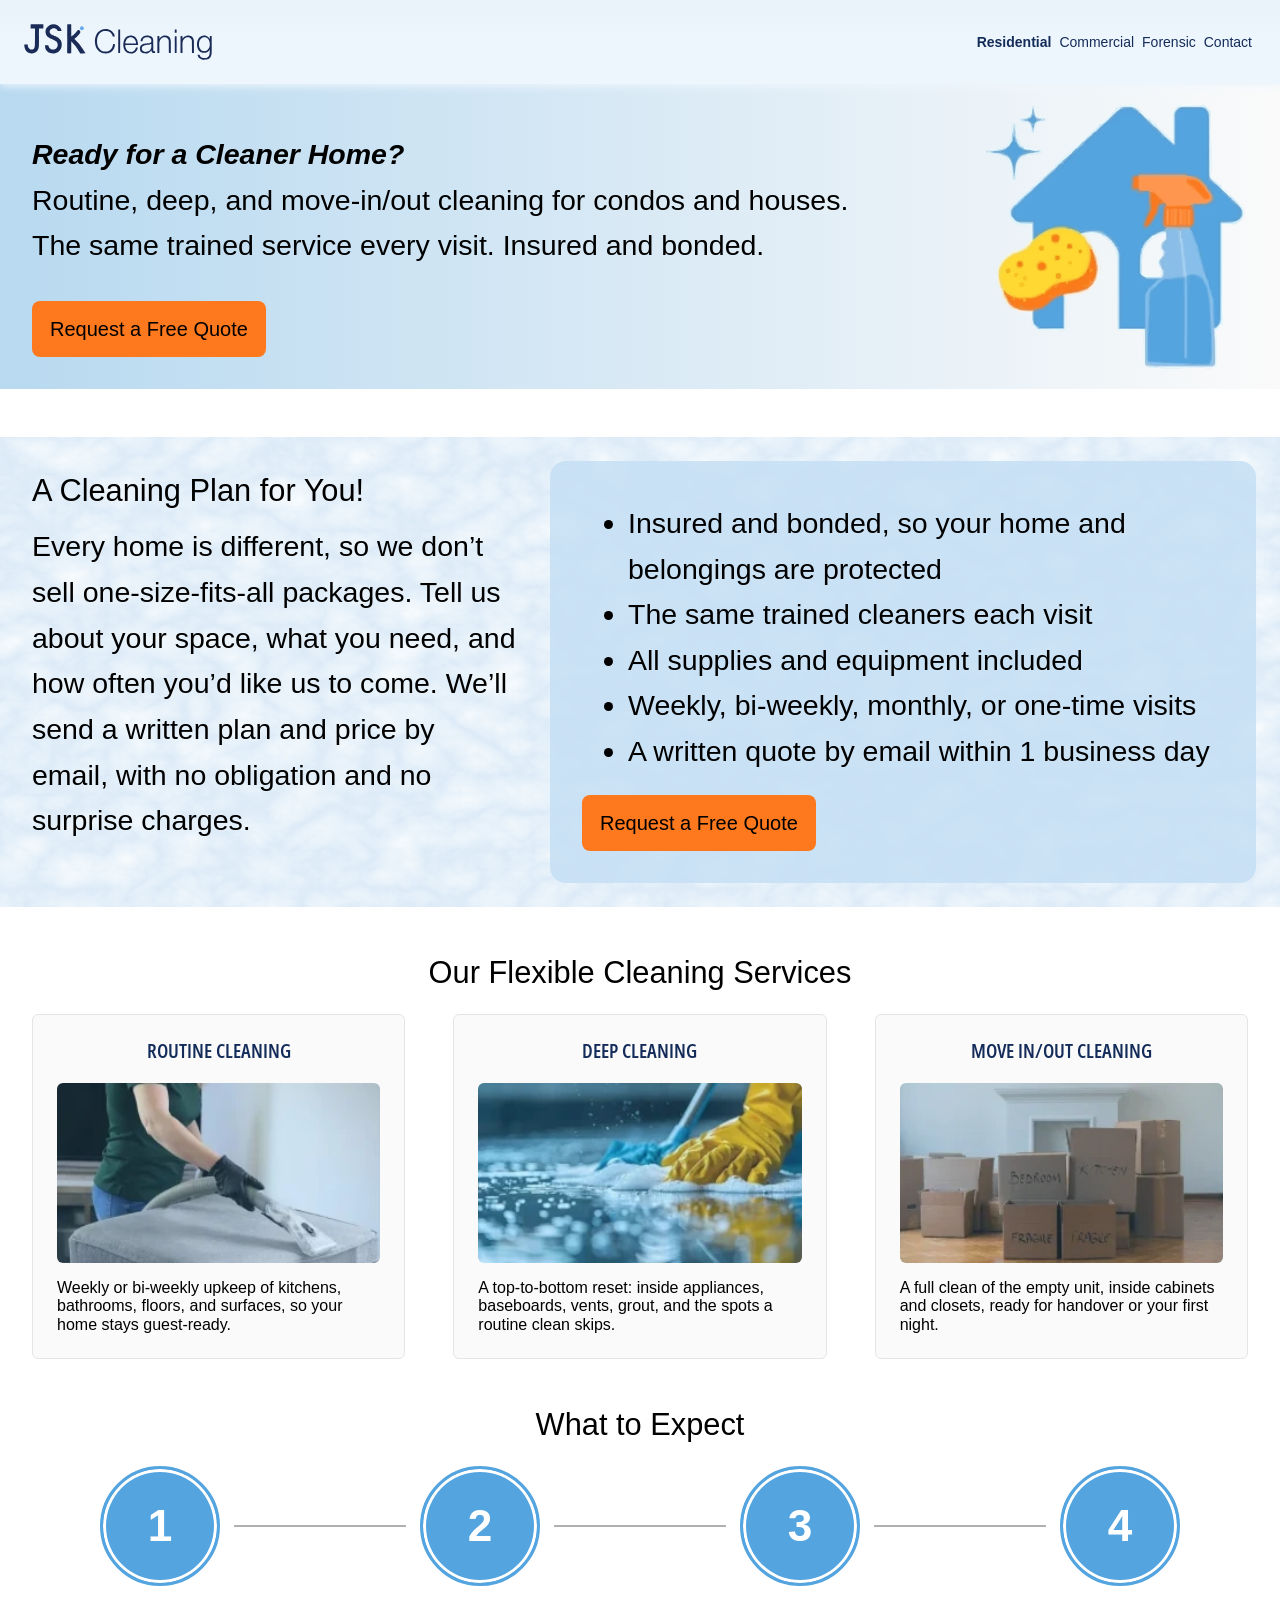
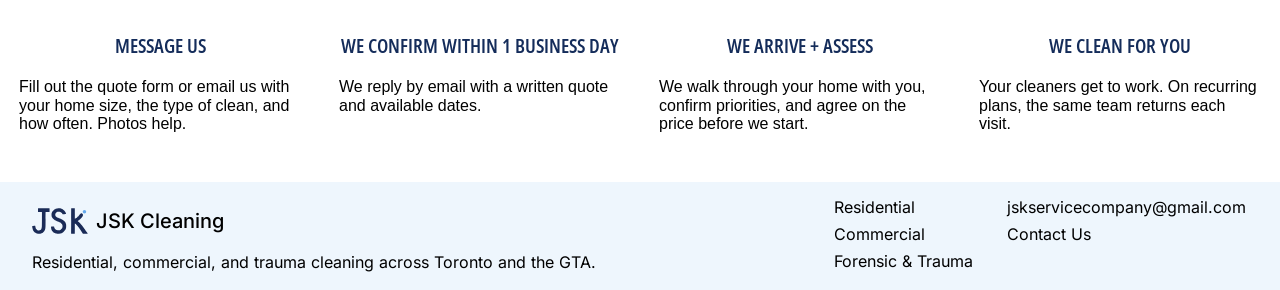
<file: residential.html>
<!DOCTYPE html>
<html lang="en-CA">
  <head>
    <meta charset="utf-8">
    <meta name="viewport" content="width=device-width, initial-scale=1">
    <title>Residential Cleaning in Toronto | JSK Cleaning</title>
    <meta name="description" content="Routine, deep, and move-in/out cleaning for condos and houses across the GTA. The same trained team every visit. Insured and bonded.">
    <link rel="icon" href="favicon.svg" type="image/svg+xml">
    <link rel="preload" href="assets/fonts/open-sans-condensed-600-latin.woff2" as="font" type="font/woff2" crossorigin>
    <link rel="stylesheet" href="assets/css/styles.css">
    <script>document.documentElement.classList.add("js");</script>
  </head>
  <body>
    <div class="page">
    <a class="skip-link" href="#main">Skip to main content</a>
    <header class="site-header">
      <div class="site-header__inner">
        <a class="site-logo" href="index.html"><img src="assets/img/logo.svg" alt="JSK Cleaning home" width="188" height="35"></a>
        <nav class="site-nav" aria-label="Main">
          <ul class="site-nav__list">
          <li><a class="site-nav__link" href="residential.html" aria-current="page">Residential</a></li>
          <li><a class="site-nav__link" href="commercial.html">Commercial</a></li>
          <li><a class="site-nav__link" href="forensic.html">Forensic</a></li>
          <li><a class="site-nav__link" href="contact.html">Contact</a></li>
          </ul>
        </nav>
      </div>
    </header>
    <main id="main">
      <section class="hero hero--residential">
        <div class="hero__inner">
          <div class="hero__content">
            <h1 class="hero-title">Ready for a Cleaner Home?</h1>
            <p class="lead">Routine, deep, and move-in/out cleaning for condos and houses.</p>
            <p class="lead">The same trained service every visit. Insured and bonded.</p>
            <a class="btn btn--primary" href="contact.html">Request a Free Quote</a>
          </div>
          <div class="hero__art"><img src="assets/img/illustrations/residential-hero.webp" alt="" width="283" height="290"></div>
        </div>
      </section>

      <section class="split" aria-labelledby="plan-title">
        <div class="split__inner">
          <div class="split__intro">
            <h2 class="split__title" id="plan-title">A Cleaning Plan for You!</h2>
            <p class="lead">Every home is different, so we don&rsquo;t sell one-size-fits-all packages. Tell us about your space, what you need, and how often you&rsquo;d like us to come. We&rsquo;ll send a written plan and price by email, with no obligation and no surprise charges.</p>
          </div>
          <div class="split__panel">
            <ul class="split__list">
          <li>Insured and bonded, so your home and belongings are protected</li>
          <li>The same trained cleaners each visit</li>
          <li>All supplies and equipment included</li>
          <li>Weekly, bi-weekly, monthly, or one-time visits</li>
          <li>A written quote by email within 1 business day</li>
            </ul>
            <a class="btn btn--primary" href="contact.html">Request a Free Quote</a>
          </div>
        </div>
      </section>

      <section class="section" aria-labelledby="services-title">
        <div class="container">
          <h2 class="section-title section__header" id="services-title">Our Flexible Cleaning Services</h2>
          <ul class="card-grid">
            <li class="card">
              <h3 class="card__title eyebrow">Routine Cleaning</h3>
              <div class="card__media"><img src="assets/img/photos/residential-routine.webp" alt="" width="360" height="200" loading="lazy"></div>
              <p class="card__text">Weekly or bi-weekly upkeep of kitchens, bathrooms, floors, and surfaces, so your home stays guest-ready.</p>
            </li>
            <li class="card">
              <h3 class="card__title eyebrow">Deep Cleaning</h3>
              <div class="card__media"><img src="assets/img/photos/residential-deep.webp" alt="" width="360" height="200" loading="lazy"></div>
              <p class="card__text">A top-to-bottom reset: inside appliances, baseboards, vents, grout, and the spots a routine clean skips.</p>
            </li>
            <li class="card">
              <h3 class="card__title eyebrow">Move In/Out Cleaning</h3>
              <div class="card__media"><img src="assets/img/photos/residential-move.webp" alt="" width="360" height="200" loading="lazy"></div>
              <p class="card__text">A full clean of the empty unit, inside cabinets and closets, ready for handover or your first night.</p>
            </li>
          </ul>
        </div>
      </section>

      <section class="section section--last" aria-labelledby="expect-title">
        <h2 class="section-title section__header" id="expect-title">What to Expect</h2>
        <ol class="steps">
          <li class="step">
            <span class="step__num" aria-hidden="true">1</span>
            <h3 class="step__title eyebrow">Message Us</h3>
            <p class="step__text">Fill out the quote form or email us with your home size, the type of clean, and how often. Photos help.</p>
          </li>
          <li class="step">
            <span class="step__num" aria-hidden="true">2</span>
            <h3 class="step__title eyebrow">We Confirm Within 1 Business Day</h3>
            <p class="step__text">We reply by email with a written quote and available dates.</p>
          </li>
          <li class="step">
            <span class="step__num" aria-hidden="true">3</span>
            <h3 class="step__title eyebrow">We Arrive + Assess</h3>
            <p class="step__text">We walk through your home with you, confirm priorities, and agree on the price before we start.</p>
          </li>
          <li class="step">
            <span class="step__num" aria-hidden="true">4</span>
            <h3 class="step__title eyebrow">We Clean for You</h3>
            <p class="step__text">Your cleaners get to work. On recurring plans, the same team returns each visit.</p>
          </li>
        </ol>
      </section>
    </main>
    <footer class="site-footer">
      <div class="site-footer__inner">
        <div>
          <a class="site-footer__brand" href="index.html"><img src="assets/img/logo-mark.svg" alt="" width="56" height="26">JSK Cleaning</a>
          <p class="site-footer__tagline">Residential, commercial, and trauma cleaning across Toronto and the GTA.</p>
        </div>
        <nav class="site-footer__cols" aria-label="Footer">
          <ul class="site-footer__list">
            <li><a href="residential.html">Residential</a></li>
            <li><a href="commercial.html">Commercial</a></li>
            <li><a href="forensic.html">Forensic &amp; Trauma</a></li>
          </ul>
          <ul class="site-footer__list">
            <li><a href="mailto:jskservicecompany@gmail.com">jskservicecompany@gmail.com</a></li>
            <li><a href="contact.html">Contact Us</a></li>
          </ul>
        </nav>
      </div>
    </footer>
    </div>
  </body>
</html>
</file>
<file: assets/css/styles.css>
/* =========================================================================
   JSK Cleaning — site styles
   Token values come from design/tokens.md (measured from the Figma
   screenshots on a 1440px frame). Change a value here, not inline.
   ========================================================================= */

/* ---------- Fonts (self-hosted, SIL Open Font License) ---------- */
@font-face {
  font-family: "Open Sans Condensed";
  src: url("../fonts/open-sans-condensed-600-latin.woff2") format("woff2");
  font-weight: 600;
  font-style: normal;
  font-display: swap;
}
@font-face {
  font-family: "Inter";
  src: url("../fonts/inter-latin.woff2") format("woff2");
  font-weight: 400 500;
  font-style: normal;
  font-display: swap;
}

/* ---------- Tokens ---------- */
:root {
  /* Colour: brand */
  --color-navy: #142c5a;
  --color-orange: #fe791d;
  --color-orange-hover: #e8680f;      /* not in design: proposed hover */
  --color-blue: #54a4df;
  --color-blue-hover: #3d93d4;        /* not in design: proposed hover */

  /* Colour: neutrals */
  --color-ink: #000000;
  --color-white: #ffffff;
  --color-page: #fafafa;
  --color-placeholder: #848484;
  --color-border-card: #e5e5e5;
  --color-border-input: #d6d6d6;
  --color-border-form: #848484;
  --color-connector: #b0b0b0;
  --color-error: #b3261e;             /* not in design: proposed */
  --color-success-bg: #e6f4ea;        /* not in design: proposed */

  /* Colour: blue tints */
  --color-tint-50: #eef6fd;           /* header, footer */
  --color-tint-100: #dce9f4;          /* icon wells, upload area */
  --color-chip-bg: #ddedfa;
  --color-panel: #c6e0f5;             /* bullet panel on watercolour */
  --color-watercolor: #e3effa;        /* fallback under texture */

  /* Colour: page heroes (art direction differs per page in the design) */
  --hero-residential: linear-gradient(90deg, #b8d9f0 0%, #fafafa 100%);
  --hero-commercial: linear-gradient(90deg, #c8e0f2 0%, #fdfdfd 100%);
  --hero-forensic: linear-gradient(90deg, #ffffff 0%, #c1daf0 100%);
  --hero-contact: #a2c7e8;

  /* Type */
  --font-sans: Helvetica, Arial, sans-serif;
  --font-condensed: "Open Sans Condensed", "Arial Narrow", "Roboto Condensed", sans-serif;
  --font-footer: "Inter", Helvetica, Arial, sans-serif;

  --fs-nav: 14px;
  --fs-small: 16px;
  --fs-ui: 20px;
  --fs-lead: clamp(20px, 16.5px + 0.94vw, 30px);   /* 30px at 1440 */
  --fs-h2: clamp(24px, 21.2px + 0.75vw, 32px);      /* 32px at 1440 */
  --fs-step-num: clamp(28px, 22.4px + 1.7vw, 48px);  /* 48px at 1440 */

  --lh-lead: 1.6;      /* 48px at 30px */
  --lh-tight: 1.15;    /* Figma "auto" for Helvetica */
  --lh-ui: 1.2;

  /* Space */
  --space-1: 4px;
  --space-2: 8px;
  --space-3: 12px;
  --space-4: 16px;
  --space-5: 20px;
  --space-6: 24px;
  --space-8: 32px;
  --space-12: 48px;
  --space-16: 64px;

  --page-gutter: 32px;       /* text inset from page edge */
  --grid-inset: 64px;        /* card grids inset from page edge */
  --content-max: 1440px;

  /* Radius */
  --radius-sm: 6px;
  --radius-md: 8px;
  --radius-lg: 16px;

  /* Elevation */
  --shadow-form: 0 7px 14px -3px rgb(0 0 0 / 0.26);
  --shadow-header: 0 2px 8px var(--color-tint-50);

  /* Focus (not in design: proposed) */
  --focus-ring: 3px solid var(--color-navy);
  --focus-offset: 2px;

  --header-h: 84px;
  --transition: 150ms ease;
}

@media (max-width: 899px) {
  :root {
    --page-gutter: 20px;
    --grid-inset: 20px;
  }
}

/* ---------- Base ---------- */
*,
*::before,
*::after {
  box-sizing: border-box;
}

html {
  -webkit-text-size-adjust: 100%;
  text-size-adjust: 100%;
}

body {
  margin: 0;
  background: var(--color-white);
  color: var(--color-ink);
  font-family: var(--font-sans);
  font-size: var(--fs-small);
  line-height: var(--lh-tight);
  -webkit-font-smoothing: antialiased;
}

img,
svg,
iframe {
  display: block;
  max-width: 100%;
}

h1,
h2,
h3,
p,
ul,
ol,
figure {
  margin: 0;
}

a {
  color: inherit;
}

:focus-visible {
  outline: var(--focus-ring);
  outline-offset: var(--focus-offset);
}

.visually-hidden {
  position: absolute !important;
  width: 1px;
  height: 1px;
  margin: -1px;
  padding: 0;
  overflow: hidden;
  clip: rect(0 0 0 0);
  white-space: nowrap;
  border: 0;
}

.skip-link {
  position: absolute;
  left: var(--space-4);
  top: -100px;
  z-index: 100;
  padding: var(--space-3) var(--space-4);
  background: var(--color-navy);
  color: var(--color-white);
  font-size: var(--fs-small);
  border-radius: var(--radius-md);
  text-decoration: none;
}
.skip-link:focus {
  top: var(--space-4);
}

.container {
  width: 100%;
  max-width: var(--content-max);
  margin-inline: auto;
  padding-inline: var(--page-gutter);
}

/* ---------- Header / nav ---------- */
.site-header {
  position: relative;
  z-index: 10;
  background: linear-gradient(180deg, #e9f2f8 0%, var(--color-tint-50) 48%);
  box-shadow: var(--shadow-header);
}

.site-header__inner {
  display: flex;
  align-items: center;
  justify-content: space-between;
  gap: var(--space-4);
  max-width: var(--content-max);
  min-height: var(--header-h);
  margin-inline: auto;
  padding-inline: var(--space-6);
}

.site-logo {
  display: block;
  flex: none;
  border-radius: var(--radius-sm);
}
.site-logo img {
  width: 188px;
  height: auto;
}

.site-nav__list {
  display: flex;
  flex-wrap: wrap;
  margin: 0;
  padding: 0;
  list-style: none;
}

.site-nav__link {
  display: block;
  padding: var(--space-3) var(--space-1);
  color: var(--color-navy);
  font-size: var(--fs-nav);
  line-height: 1;
  text-decoration: none;
  text-underline-offset: 4px;
}
.site-nav__link:hover {
  text-decoration: underline;
}
.site-nav__link[aria-current="page"] {
  font-weight: 700;
}

@media (max-width: 639px) {
  .site-header__inner {
    flex-direction: column;
    align-items: flex-start;
    gap: 0;
    padding-block: var(--space-4) var(--space-1);
  }
  .site-nav {
    width: 100%;
    margin-inline: calc(var(--space-1) * -1);
  }
  .site-nav__list {
    gap: var(--space-2);
  }
  .site-nav__link {
    font-size: 15px;
    padding-block: var(--space-3);
  }
}

/* ---------- Buttons ---------- */
.btn {
  display: inline-flex;
  align-items: center;
  justify-content: center;
  gap: var(--space-3);
  min-height: 56px;
  padding: var(--space-4) 18px;
  border: 0;
  border-radius: var(--radius-md);
  color: var(--color-ink);
  font-family: var(--font-sans);
  font-size: var(--fs-ui);
  line-height: var(--lh-ui);
  text-align: center;
  text-decoration: none;
  cursor: pointer;
  transition: background-color var(--transition);
}

.btn--primary {
  background: var(--color-orange);
}
.btn--primary:hover {
  background: var(--color-orange-hover);
}

.btn--secondary {
  gap: 14px;
  background: var(--color-blue);
  font-size: var(--fs-small);
}
.btn--secondary:hover {
  background: var(--color-blue-hover);
}

.btn__icon {
  width: 20px;
  height: 20px;
  flex: none;
  fill: currentColor;
}

.btn[disabled],
.btn[aria-disabled="true"] {
  cursor: progress;
  opacity: 0.7;
}

/* ---------- Typography helpers ---------- */
.hero-title {
  font-size: var(--fs-lead);
  font-style: italic;
  font-weight: 700;
  line-height: var(--lh-lead);
}

.lead {
  font-size: var(--fs-lead);
  line-height: var(--lh-lead);
}

.section-title {
  font-size: var(--fs-h2);
  font-weight: 400;
  line-height: var(--lh-tight);
  text-align: center;
}
.section-title--navy {
  color: var(--color-navy);
}

.eyebrow {
  color: var(--color-navy);
  font-family: var(--font-condensed);
  font-size: var(--fs-ui);
  font-weight: 600;
  font-stretch: condensed;
  line-height: var(--lh-ui);
  text-transform: uppercase;
}

/* ---------- Sections ---------- */
.section {
  padding-top: var(--space-12);
}
.section--white {
  background: var(--color-white);
}
.section--after-hero {
  padding-top: var(--space-6);
}
.section--last {
  padding-bottom: var(--space-12);
}
.clients + .section {
  padding-top: var(--space-16);
}
.section__header {
  margin-bottom: var(--space-6);
}

/* ---------- Home hero ---------- */
.home-hero {
  background: var(--color-page);
}
.home-hero__art {
  position: relative;
  max-width: 1260px;
  margin-top: 11px;
  aspect-ratio: 1260 / 172;
}
.home-hero__brush {
  width: 100%;
  height: 100%;
}
.home-hero__logo {
  position: absolute;
  left: 2.54%;
  top: 16.3%;
  width: 48%;
}
.home-hero__logo img {
  width: 100%;
  height: auto;
}

.home-hero__body {
  padding-top: 28px;
  padding-bottom: var(--space-8);
}
.home-hero__body .btn {
  margin-top: var(--space-8);
}

.home-hero__wrap {
  max-width: var(--content-max);
  margin-inline: auto;
}

/* ---------- Page hero (subpages) ----------
   .hero is the full-bleed background band; .hero__inner is the centred grid. */
.hero__inner {
  display: grid;
  grid-template-columns: minmax(0, 1fr) auto;
  width: 100%;
  max-width: var(--content-max);
  min-height: 272px;
  margin-inline: auto;
}
.hero__content {
  padding: var(--space-12) var(--page-gutter) var(--space-8);
}
.hero__content .btn {
  margin-top: var(--space-8);
}
.hero__art {
  align-self: center;
  margin-right: var(--art-margin, var(--space-6));
}
.hero__art img {
  width: var(--art-width, 280px);
  height: auto;
}

.hero--residential {
  background: var(--hero-residential);
  --art-width: 283px;
  --art-margin: 21px;
}
.hero--commercial {
  background: var(--hero-commercial);
  --art-width: 265px;
  --art-margin: 101px;
}
.hero--forensic {
  background: var(--hero-forensic);
}
.hero--forensic .hero__art {
  align-self: stretch;
  width: 414px;
  margin-right: 0;
}
.hero--forensic .hero__art img {
  width: 100%;
  height: 100%;
  object-fit: cover;
  object-position: left center;
}
.hero--contact {
  background: var(--hero-contact);
  --art-width: 280px;
  --art-margin: 35px;
}

@media (max-width: 899px) {
  .hero__inner {
    grid-template-columns: 1fr;
  }
  .hero__art {
    display: none;   /* decorative; hidden on small screens (see open questions) */
  }
}

/* ---------- Trust band + client logos ---------- */
.trust-band {
  background: var(--color-navy);
  color: var(--color-white);
  font-size: var(--fs-ui);
  line-height: 36px;
  text-align: center;
}

.clients {
  background: var(--color-white);
}
.clients__list {
  display: grid;
  grid-template-columns: repeat(4, minmax(0, 1fr));
  align-items: center;
  justify-items: center;
  gap: var(--space-8) var(--space-6);
  max-width: 1400px;
  margin: 0 auto;
  padding: 47px var(--space-5) 0;
  list-style: none;
}
.clients__list img {
  width: var(--logo-w);
  height: auto;
}

@media (max-width: 899px) {
  .clients__list {
    grid-template-columns: repeat(2, minmax(0, 1fr));
  }
  .clients__list img {
    width: min(var(--logo-w), 80%);
  }
}

/* ---------- Cards ---------- */
.card-grid {
  display: grid;
  grid-template-columns: repeat(3, minmax(0, 1fr));
  gap: var(--space-6) var(--space-12);
  max-width: calc(var(--content-max) - 2 * var(--grid-inset));
  margin: 0 auto;
  padding: 0;
  list-style: none;
}

@media (max-width: 1199px) {
  .card-grid {
    gap: var(--space-6);
  }
}
@media (max-width: 959px) {
  .card-grid {
    grid-template-columns: repeat(2, minmax(0, 1fr));
  }
}
@media (max-width: 639px) {
  .card-grid {
    grid-template-columns: minmax(0, 1fr);
  }
}

.card {
  display: flex;
  flex-direction: column;
  padding: var(--space-6);
  background: var(--color-page);
  border: 1px solid var(--color-border-card);
  border-radius: var(--radius-sm);
}
.card__title {
  text-align: center;
}
.card__media {
  margin-top: var(--space-5);
  aspect-ratio: 9 / 5;
  overflow: hidden;
  border-radius: var(--radius-sm);
}
.card__media img {
  width: 100%;
  height: 100%;
  object-fit: cover;
}
.card__media--icon {
  position: relative;
  background: var(--color-tint-100);
}
.card__media--icon img {
  position: absolute;
  inset: 7%;
  width: 86%;
  height: 86%;
  object-fit: contain;
}
.card__text {
  margin-top: var(--space-4);
  font-size: var(--fs-small);
  line-height: var(--lh-tight);
}
.card__action {
  display: flex;
  justify-content: center;
  margin-top: auto;
  padding-top: var(--space-4);
}

/* ---------- Split section (plan / certified / sensitivity) ---------- */
.split {
  margin-top: var(--space-12);
  background-color: var(--color-watercolor);
  background-image: url("../img/watercolor.svg");
  background-size: 640px 640px;
}
.split__inner {
  display: grid;
  grid-template-columns: minmax(0, 1fr) minmax(0, 706px);
  gap: var(--space-8);
  max-width: var(--content-max);
  margin-inline: auto;
  padding: var(--space-6) var(--space-6) var(--space-6) var(--page-gutter);
}
.split__intro {
  padding-top: var(--space-3);
}
.split__title {
  font-size: var(--fs-h2);
  font-weight: 400;
  line-height: var(--lh-tight);
}
.split__intro .lead {
  margin-top: var(--space-4);
}
.split__panel {
  padding: 40px var(--space-8) var(--space-8);
  background: rgb(198 224 245 / 0.85);
  border-radius: var(--radius-lg);
}
.split__list {
  margin: 0;
  padding-left: 46px;
  font-size: var(--fs-lead);
  line-height: var(--lh-lead);
}
.split__panel .btn {
  margin-top: var(--space-5);
}
main > .split:last-child {
  margin-bottom: var(--space-12);
}

@media (max-width: 899px) {
  .split__inner {
    grid-template-columns: minmax(0, 1fr);
    padding: var(--space-8) var(--page-gutter);
  }
  .split__panel {
    padding: var(--space-6);
  }
  .split__list {
    padding-left: 1.2em;
  }
}

/* ---------- Steps ("What to Expect") ---------- */
.steps {
  --circle: 120px;
  --connector-gap: 14px;
  display: grid;
  grid-template-columns: repeat(var(--steps, 4), minmax(0, 1fr));
  max-width: 1392px;
  margin: 0 auto;
  padding: 0;
  list-style: none;
  counter-reset: step;
}
.step {
  position: relative;
  display: flex;
  flex-direction: column;
  align-items: center;
  padding-inline: var(--space-3);
}
.step::after {
  content: "";
  position: absolute;
  top: calc(var(--circle) / 2 - 1px);
  left: calc(50% + var(--circle) / 2 + var(--connector-gap));
  right: calc(-50% + var(--circle) / 2 + var(--connector-gap));
  height: 2px;
  background: var(--color-connector);
}
.step:last-child::after {
  content: none;
}
.step__num {
  display: grid;
  place-items: center;
  width: var(--circle);
  height: var(--circle);
  border: 3px solid var(--color-blue);
  border-radius: 50%;
  background: var(--color-blue);
  box-shadow: inset 0 0 0 3px var(--color-white);
  color: var(--color-white);
  font-size: var(--fs-step-num);
  font-weight: 700;
  line-height: 1;
}
.step__title {
  margin-top: var(--space-12);
  text-align: center;
}
.step__text {
  max-width: 282px;
  margin-top: var(--space-5);
  font-size: var(--fs-small);
  line-height: var(--lh-tight);
}

@media (max-width: 899px) {
  .steps {
    --circle: 64px;
    grid-template-columns: minmax(0, 1fr);
    gap: var(--space-8);
    max-width: 560px;
    padding-inline: var(--page-gutter);
  }
  .step {
    display: grid;
    grid-template-columns: var(--circle) minmax(0, 1fr);
    column-gap: var(--space-5);
    align-items: start;
    padding-inline: 0;
  }
  .step__num {
    grid-row: span 2;
    border-width: 2px;
    box-shadow: inset 0 0 0 2px var(--color-white);
  }
  .step::after {
    top: calc(var(--circle) + var(--space-2));
    bottom: calc(var(--space-8) * -1 + var(--space-2));
    left: calc(var(--circle) / 2 - 1px);
    right: auto;
    width: 2px;
    height: auto;
  }
  .step__title {
    margin-top: var(--space-3);
    text-align: left;
  }
  .step__text {
    max-width: none;
    margin-top: var(--space-2);
  }
}

/* ---------- Industry chips ---------- */
.chips {
  display: flex;
  flex-wrap: wrap;
  justify-content: center;
  gap: var(--space-5) 28px;
  max-width: 940px;
  margin: 0 auto;
  padding: 0;
  list-style: none;
}
.chip {
  display: inline-flex;
  align-items: center;
  gap: var(--space-2);
  min-height: 60px;
  padding: 0 var(--space-3);
  background: var(--color-chip-bg);
  border: 1px solid var(--color-blue);
  border-radius: var(--radius-sm);
  color: var(--color-blue);
  font-size: var(--fs-ui);
  line-height: var(--lh-ui);
}
.chip svg {
  width: 22px;
  height: 22px;
  flex: none;
  fill: currentColor;
}

/* ---------- Service area (home map) ---------- */
.service-area {
  display: grid;
  grid-template-columns: minmax(0, 674px) minmax(0, 1fr);
  gap: var(--space-12);
  max-width: var(--content-max);
  margin: 96px auto 0;
  padding: 0 var(--page-gutter) var(--space-8);
}
.service-area__map {
  aspect-ratio: 674 / 384;
  overflow: hidden;
  background: var(--color-tint-100);
}
.service-area__map iframe {
  width: 100%;
  height: 100%;
  border: 0;
}
.service-area__body {
  padding-top: 5px;
}
.service-area__title {
  color: var(--color-navy);
  font-size: var(--fs-h2);
  font-weight: 400;
  line-height: var(--lh-tight);
}
.service-area__body .lead {
  margin-top: var(--space-6);
  line-height: 1.4;
}
.service-area__body .btn {
  margin-top: var(--space-6);
}

@media (max-width: 899px) {
  .service-area {
    grid-template-columns: minmax(0, 1fr);
    gap: var(--space-6);
    margin-top: var(--space-16);
  }
}

/* ---------- Footer ---------- */
.site-footer {
  margin-top: auto;
  background: var(--color-tint-50);
  font-family: var(--font-footer);
}
.site-footer__inner {
  display: flex;
  justify-content: space-between;
  gap: var(--space-8);
  max-width: var(--content-max);
  min-height: 104px;
  margin-inline: auto;
  padding: var(--space-4) 34px 18px var(--page-gutter);
}
.site-footer__brand {
  display: inline-flex;
  align-items: center;
  gap: var(--space-2);
  margin-top: 10px;
  color: var(--color-ink);
  font-size: var(--fs-ui);
  font-weight: 500;
  line-height: 1.2;
  text-decoration: none;
}
.site-footer__brand img {
  width: auto;
  height: 26px;
}
.site-footer__tagline {
  margin-top: var(--space-4);
  font-size: var(--fs-small);
  line-height: 1.2;
}
.site-footer__cols {
  display: flex;
  gap: var(--space-8);
}
.site-footer__list {
  display: flex;
  flex-direction: column;
  gap: var(--space-2);
  min-width: 141px;
  margin: 0;
  padding: 0;
  list-style: none;
  font-size: var(--fs-small);
  line-height: 1.2;
}
.site-footer__list a {
  text-decoration: none;
  text-underline-offset: 3px;
}
.site-footer__list a:hover {
  text-decoration: underline;
}

@media (max-width: 899px) {
  .site-footer__inner {
    flex-direction: column;
    padding: var(--space-6) var(--page-gutter) var(--space-8);
  }
  .site-footer__cols {
    flex-wrap: wrap;
    gap: var(--space-4) var(--space-8);
  }
}

/* ---------- Quote form (contact) ---------- */
.quote {
  padding: var(--space-16) var(--page-gutter) var(--space-8);
}
.quote-form {
  max-width: 740px;
  margin: 0 auto;
  padding: var(--space-6);
  background: var(--color-page);
  border: 1.5px solid var(--color-border-form);
  border-radius: var(--radius-md);
  box-shadow: var(--shadow-form);
}
.form-grid {
  display: grid;
  grid-template-columns: repeat(2, minmax(0, 1fr));
  gap: var(--space-6);
}
.field {
  position: relative;
  min-width: 0;
}
.field--full {
  grid-column: 1 / -1;
}

.input {
  display: block;
  width: 100%;
  min-height: 45px;
  margin: 0;
  padding: 9px 10px;
  background: var(--color-page);
  border: 2px solid var(--color-border-input);
  border-radius: var(--radius-md);
  color: var(--color-ink);
  font-family: var(--font-sans);
  font-size: var(--fs-ui);
  line-height: var(--lh-ui);
  transition: border-color var(--transition);
}
.input::placeholder {
  color: var(--color-placeholder);
  opacity: 1;
}
.input:hover {
  border-color: #b9b9b9;
}
.input:focus-visible {
  outline: none;
  border-color: var(--color-blue);
  box-shadow: 0 0 0 3px rgb(84 164 223 / 0.35);
}
.input[aria-invalid="true"] {
  border-color: var(--color-error);
}

select.input {
  padding-right: 44px;
  appearance: none;
  background-image: url("data:image/svg+xml,%3Csvg xmlns='http://www.w3.org/2000/svg' viewBox='0 -960 960 960'%3E%3Cpath fill='%23848484' d='M480-361q-8 0-15-2.5t-13-8.5L268-556q-11-11-11-28t11-28q11-11 28-11t28 11l156 156 156-156q11-11 28-11t28 11q11 11 11 28t-11 28L508-372q-6 6-13 8.5t-15 2.5Z'/%3E%3C/svg%3E");
  background-repeat: no-repeat;
  background-position: right 12px center;
  background-size: 24px 24px;
  cursor: pointer;
}
select.input:has(option[value=""]:checked) {
  color: var(--color-placeholder);
}
select.input option {
  color: var(--color-ink);
}

textarea.input {
  min-height: 92px;
  resize: vertical;
}

/* date input: show "Preferred Date" like a placeholder until a date is chosen (JS-enhanced) */
.field__overlay {
  display: none;
}
.js .field--date .field__overlay {
  position: absolute;
  top: 50%;
  left: 12px;
  display: block;
  color: var(--color-placeholder);
  font-size: var(--fs-ui);
  line-height: var(--lh-ui);
  pointer-events: none;
  transform: translateY(-50%);
}
.js .field--date .input.is-empty:not(:focus) {
  color: transparent;
}
.js .field--date .input:not(.is-empty) + .field__overlay,
.js .field--date .input:focus + .field__overlay {
  display: none;
}

.field__meta {
  display: flex;
  justify-content: flex-end;
  margin-top: var(--space-1);
  color: #5f5f5f;
  font-size: 14px;
}
.field__error {
  margin-top: var(--space-1);
  color: var(--color-error);
  font-size: 14px;
  line-height: 1.3;
}
.field__error:empty {
  display: none;
}

.upload {
  display: flex;
  align-items: center;
  gap: var(--space-3);
  min-height: 75px;
  padding: var(--space-3);
  background: var(--color-tint-100);
  border-radius: var(--radius-md);
  font-size: var(--fs-ui);
  cursor: pointer;
  transition: background-color var(--transition);
}
.upload:hover {
  background: #cfe0ef;
}
.upload svg {
  width: 34px;
  height: 34px;
  margin: -3px -4px -3px -6px;
  flex: none;
}
.upload-input:focus-visible + .upload {
  outline: var(--focus-ring);
  outline-offset: var(--focus-offset);
}
.upload-files {
  display: flex;
  flex-wrap: wrap;
  align-items: center;
  gap: var(--space-2) var(--space-3);
  margin-top: var(--space-2);
  font-size: 14px;
}
.upload-files:empty {
  display: none;
}
.upload-files button {
  padding: 2px 6px;
  border: 0;
  background: none;
  color: var(--color-navy);
  font: inherit;
  text-decoration: underline;
  cursor: pointer;
}

.form-actions {
  margin-top: var(--space-6);
}

.form-status {
  margin-top: var(--space-6);
  padding: var(--space-4);
  border-radius: var(--radius-md);
  font-size: var(--fs-small);
  line-height: 1.4;
}
.form-status:empty {
  display: none;
}
.form-status--success {
  background: var(--color-success-bg);
}
.form-status--error {
  background: #fdecea;
  color: #5f1410;
}
.form-status--info {
  background: var(--color-tint-50);
}

@media (max-width: 639px) {
  .form-grid {
    grid-template-columns: minmax(0, 1fr);
    gap: var(--space-4);
  }
  .quote-form {
    padding: var(--space-4);
  }
}

/* ---------- Page layout helpers ---------- */
.page {
  display: flex;
  flex-direction: column;
  min-height: 100vh;
}
.page > main {
  flex: 1 0 auto;
}

.stack-top-48 {
  margin-top: var(--space-12);
}

/* ---------- Motion ---------- */
@media (prefers-reduced-motion: reduce) {
  *,
  *::before,
  *::after {
    transition: none !important;
    animation: none !important;
    scroll-behavior: auto !important;
  }
}
</file>
